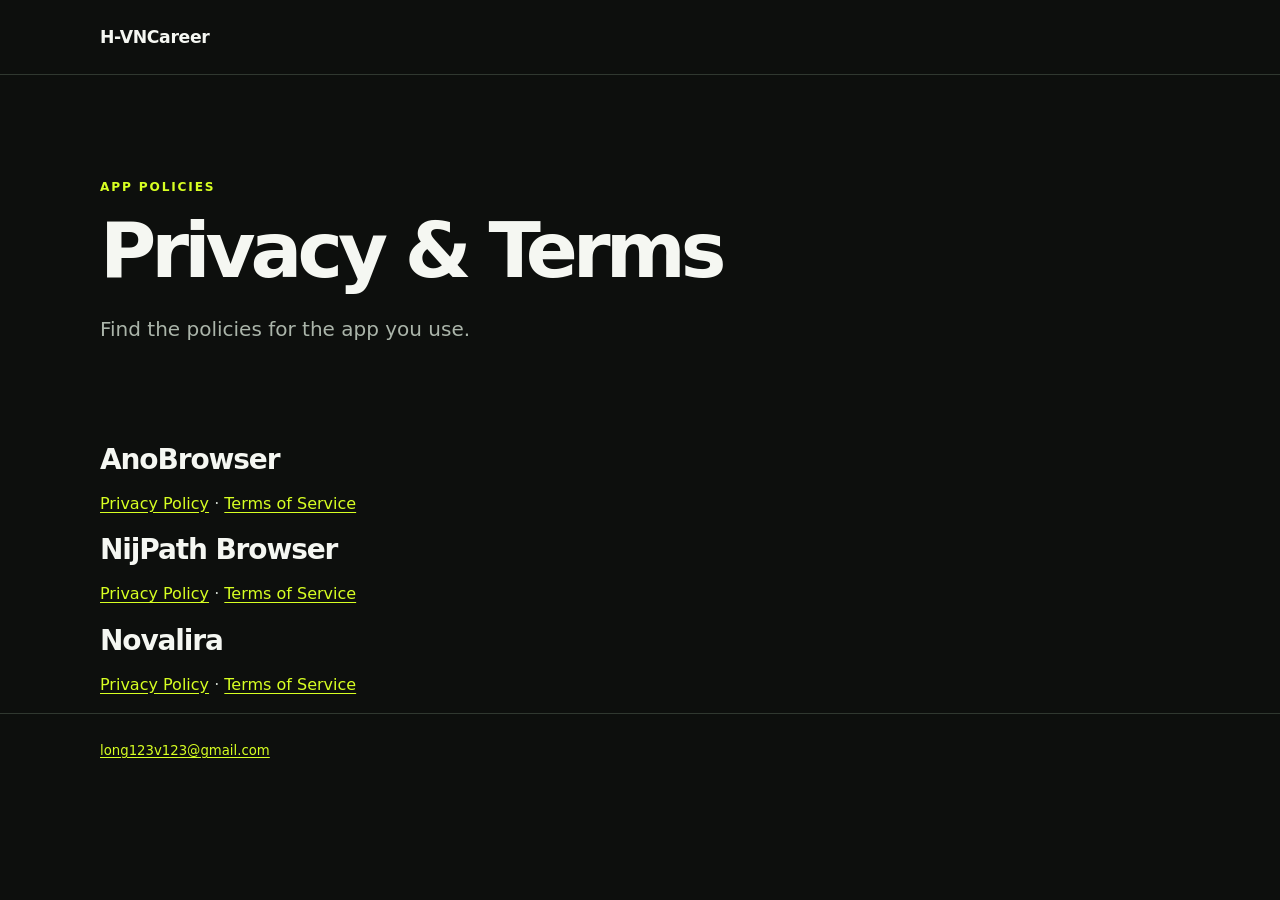
<file: index.html>
<!doctype html>
<html lang="en">
<head><meta charset="utf-8"><meta name="viewport" content="width=device-width, initial-scale=1"><meta name="description" content="Privacy policies and terms of service for apps by H-VNCareer."><title>H-VNCareer · App policies</title><link rel="stylesheet" href="anobrowser/style.css"></head>
<body><header class="site-header"><div class="shell header-inner"><span class="brand">H-VNCareer</span></div></header><main class="shell"><div class="hero"><div class="eyebrow">App policies</div><h1>Privacy &amp; Terms</h1><p>Find the policies for the app you use.</p></div><section class="document"><h2>AnoBrowser</h2><p><a href="anobrowser/privacy.html">Privacy Policy</a> · <a href="anobrowser/terms.html">Terms of Service</a></p><h2>NijPath Browser</h2><p><a href="nijpath/privacy.html">Privacy Policy</a> · <a href="nijpath/terms.html">Terms of Service</a></p><h2>Novalira</h2><p><a href="https://hqa-tt.github.io/legal/novalira/privacy.html">Privacy Policy</a> · <a href="https://hqa-tt.github.io/legal/novalira/terms.html">Terms of Service</a></p></section></main><footer class="site-footer"><div class="shell footer-inner"><a href="mailto:long123v123@gmail.com">long123v123@gmail.com</a></div></footer></body>
</html>
</file>
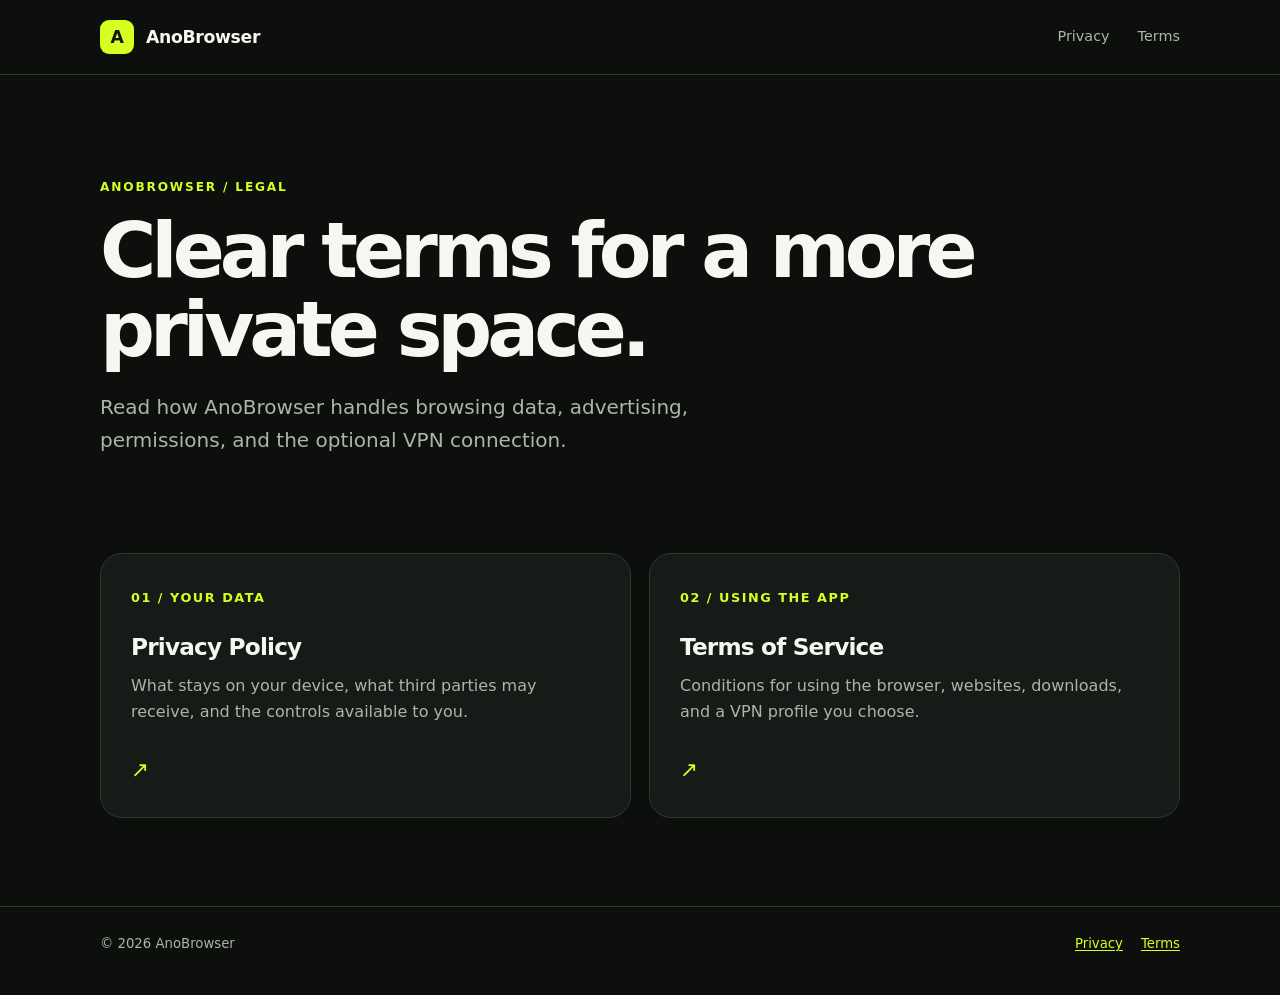
<file: anobrowser/index.html>
<!doctype html>
<html lang="en">
<head>
  <meta charset="utf-8">
  <meta name="viewport" content="width=device-width, initial-scale=1">
  <meta name="theme-color" content="#0d0f0d">
  <meta name="description" content="Privacy Policy and Terms of Service for AnoBrowser.">
  <title>AnoBrowser · Legal</title>
  <link rel="stylesheet" href="style.css">
</head>
<body>
  <header class="site-header"><div class="shell header-inner">
    <a class="brand" href="index.html"><span class="brand-mark" aria-hidden="true">A</span>AnoBrowser</a>
    <nav class="site-nav" aria-label="Main navigation"><a href="privacy.html">Privacy</a><a href="terms.html">Terms</a></nav>
  </div></header>
  <main class="shell">
    <div class="hero">
      <div class="eyebrow">AnoBrowser / Legal</div>
      <h1>Clear terms for a more private space.</h1>
      <p>Read how AnoBrowser handles browsing data, advertising, permissions, and the optional VPN connection.</p>
    </div>
    <div class="cards">
      <a class="card" href="privacy.html"><span class="number">01 / YOUR DATA</span><h2>Privacy Policy</h2><p>What stays on your device, what third parties may receive, and the controls available to you.</p><span class="arrow" aria-hidden="true">↗</span></a>
      <a class="card" href="terms.html"><span class="number">02 / USING THE APP</span><h2>Terms of Service</h2><p>Conditions for using the browser, websites, downloads, and a VPN profile you choose.</p><span class="arrow" aria-hidden="true">↗</span></a>
    </div>
  </main>
  <footer class="site-footer"><div class="shell footer-inner"><span>© 2026 AnoBrowser</span><nav aria-label="Legal links"><a href="privacy.html">Privacy</a><a href="terms.html">Terms</a></nav></div></footer>
</body>
</html>
</file>
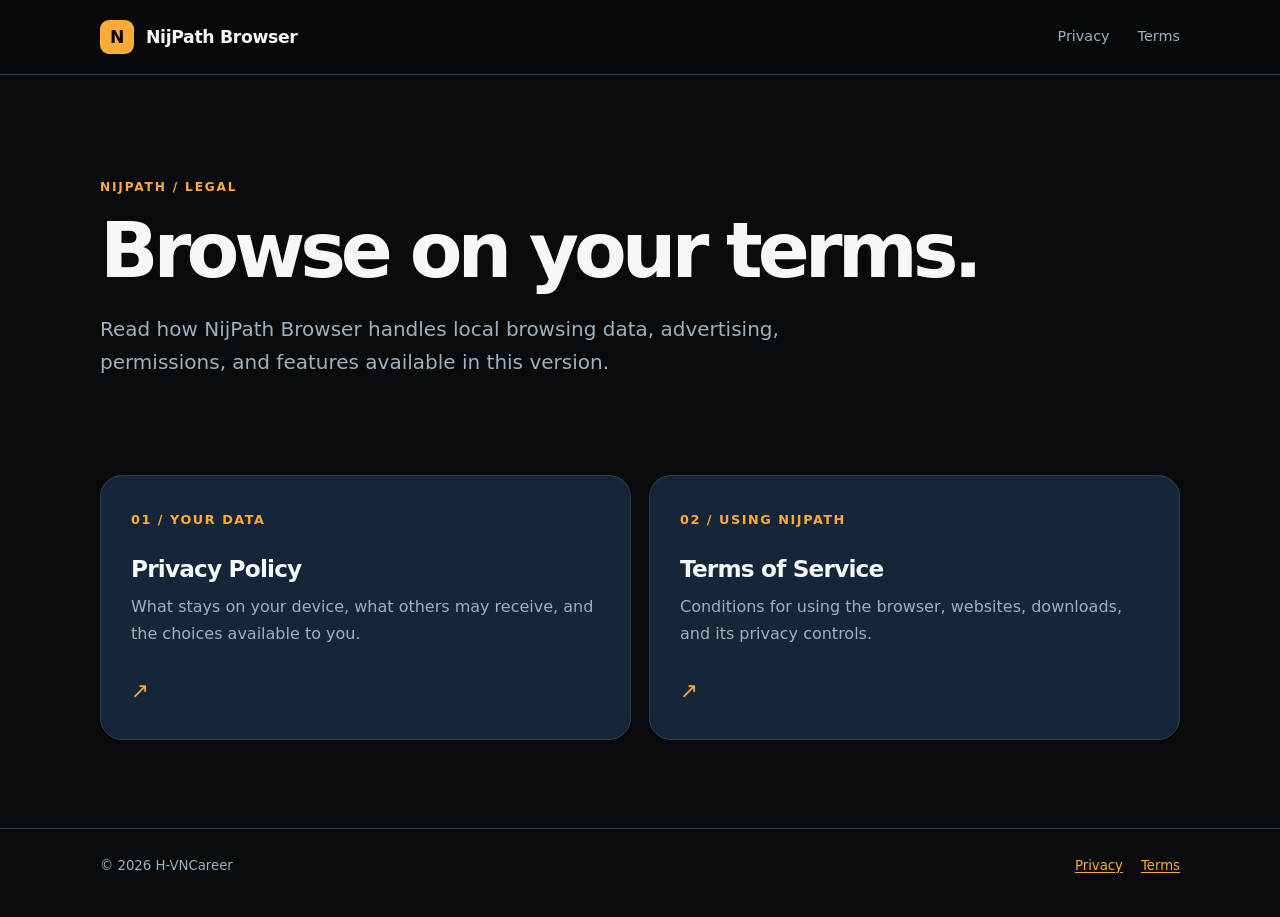
<file: nijpath/index.html>
<!doctype html>
<html lang="en">
<head>
  <meta charset="utf-8">
  <meta name="viewport" content="width=device-width, initial-scale=1">
  <meta name="theme-color" content="#080a0b">
  <meta name="description" content="Privacy Policy and Terms of Service for NijPath Browser.">
  <title>NijPath Browser · Legal</title>
  <link rel="stylesheet" href="style.css">
</head>
<body>
  <header class="site-header"><div class="shell header-inner">
    <a class="brand" href="index.html"><span class="brand-mark" aria-hidden="true">N</span>NijPath Browser</a>
    <nav class="site-nav" aria-label="Main navigation"><a href="privacy.html">Privacy</a><a href="terms.html">Terms</a></nav>
  </div></header>
  <main class="shell">
    <div class="hero"><div class="eyebrow">NijPath / Legal</div><h1>Browse on your terms.</h1>
      <p>Read how NijPath Browser handles local browsing data, advertising, permissions, and features available in this version.</p>
    </div>
    <div class="cards">
      <a class="card" href="privacy.html"><span class="number">01 / YOUR DATA</span><h2>Privacy Policy</h2><p>What stays on your device, what others may receive, and the choices available to you.</p><span class="arrow" aria-hidden="true">↗</span></a>
      <a class="card" href="terms.html"><span class="number">02 / USING NIJPATH</span><h2>Terms of Service</h2><p>Conditions for using the browser, websites, downloads, and its privacy controls.</p><span class="arrow" aria-hidden="true">↗</span></a>
    </div>
  </main>
  <footer class="site-footer"><div class="shell footer-inner"><span>© 2026 H-VNCareer</span><nav aria-label="Legal links"><a href="privacy.html">Privacy</a><a href="terms.html">Terms</a></nav></div></footer>
</body>
</html>
</file>
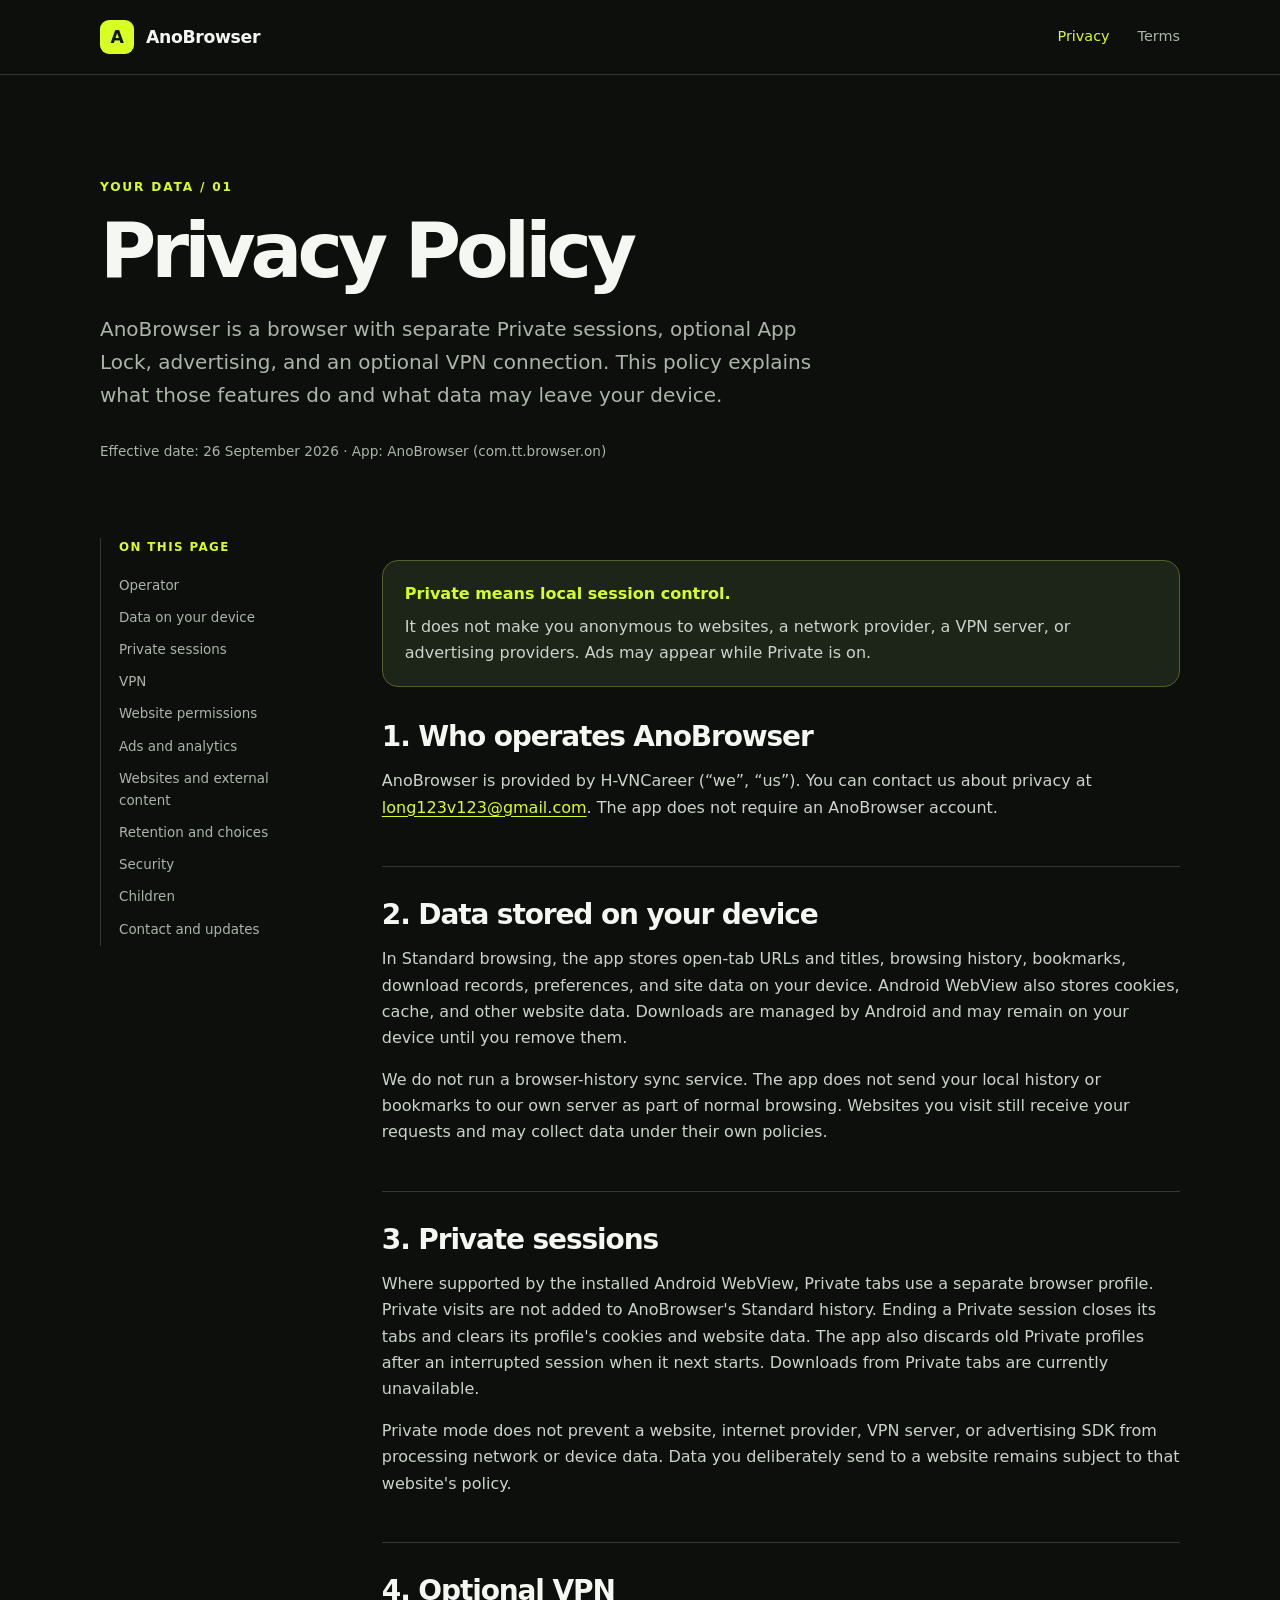
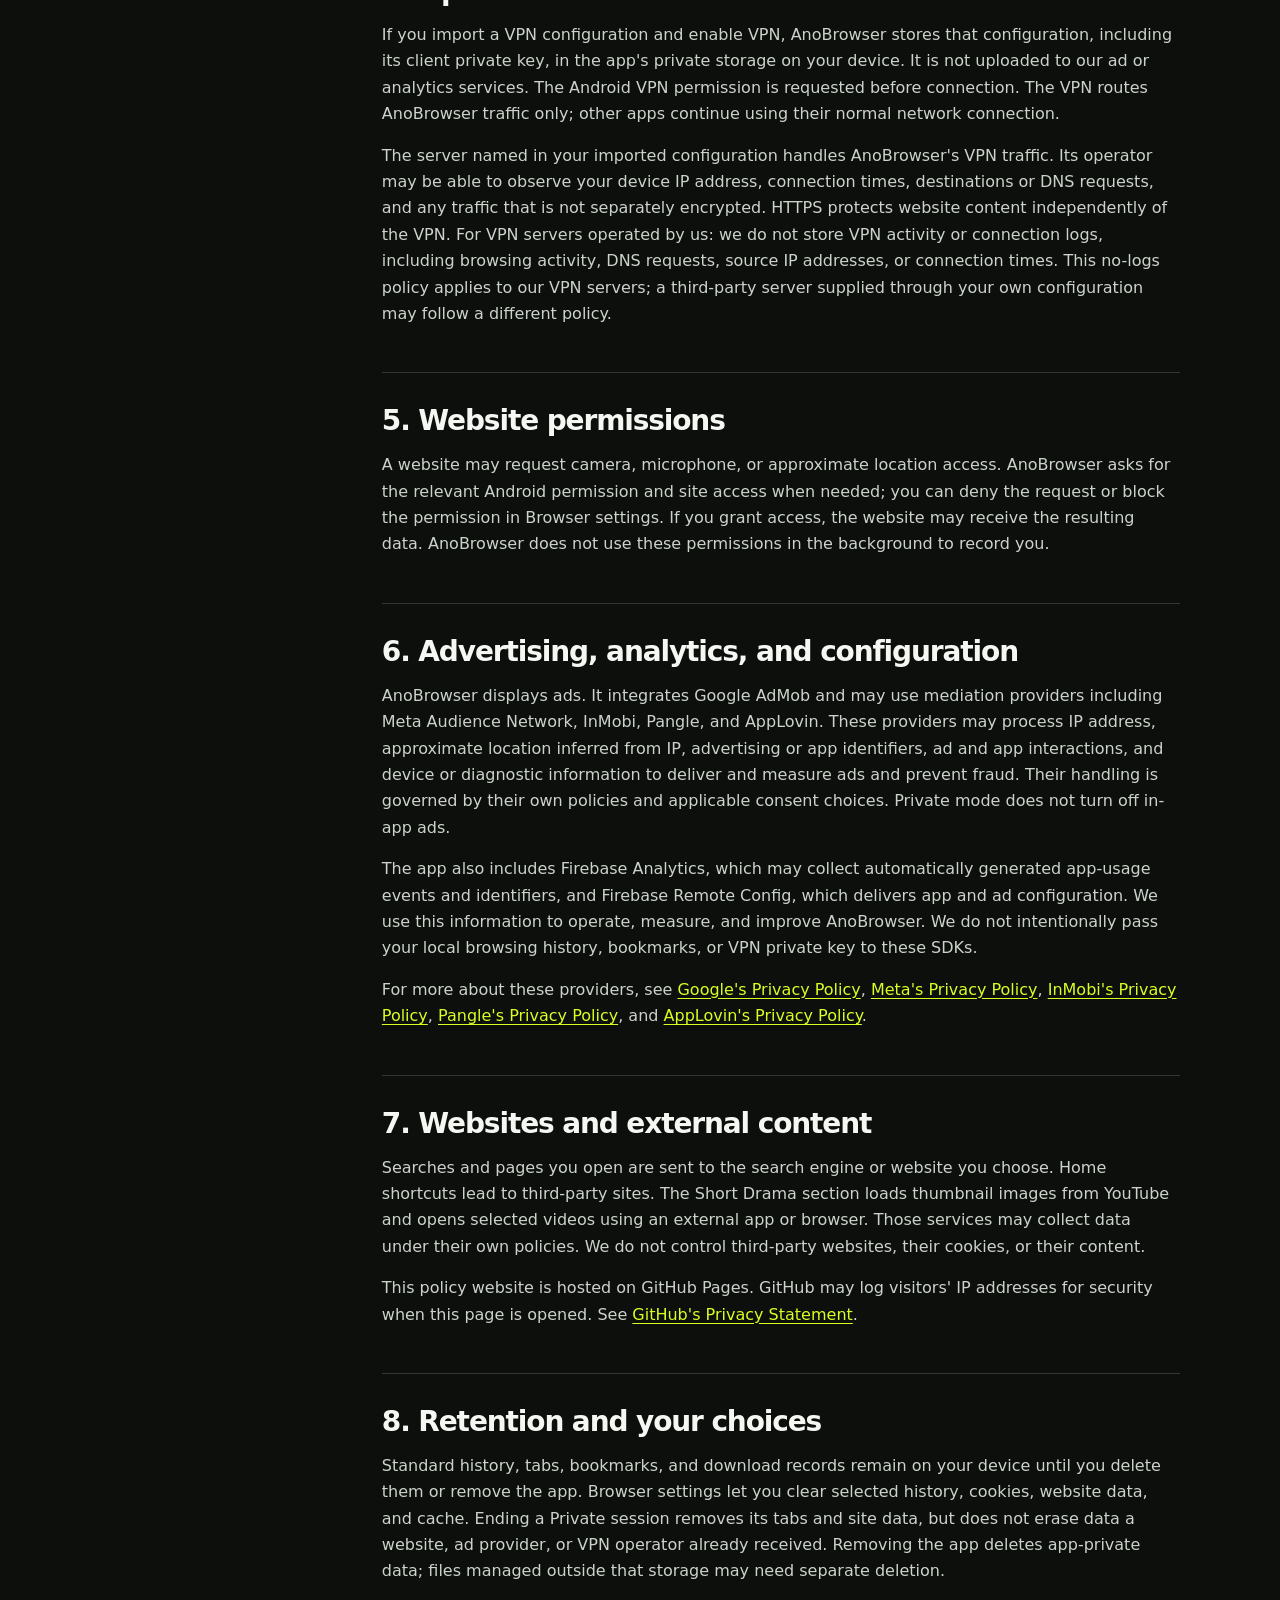
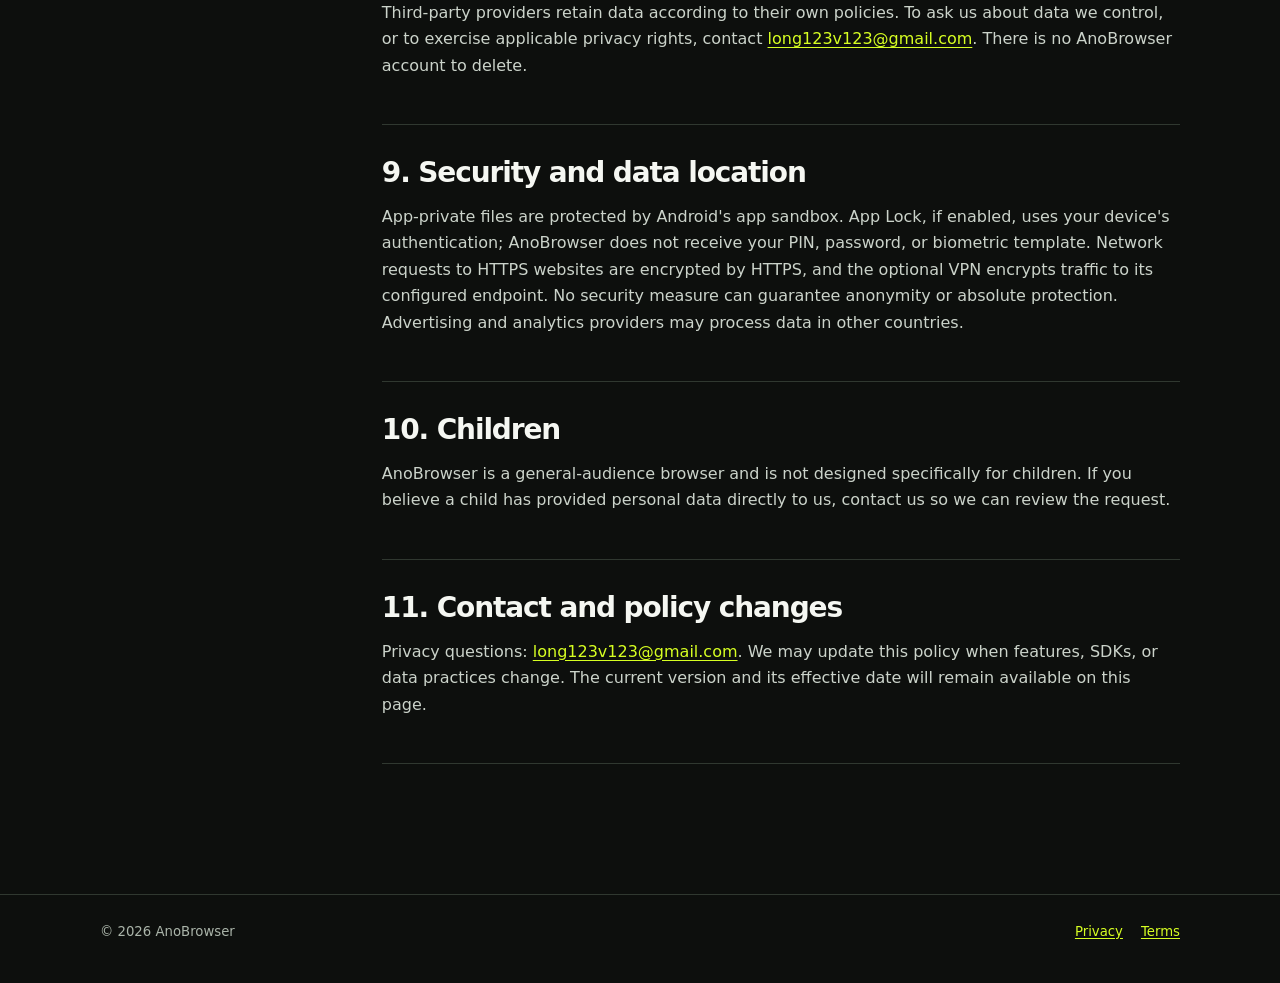
<file: anobrowser/privacy.html>
<!doctype html>
<html lang="en">
<head>
  <meta charset="utf-8">
  <meta name="viewport" content="width=device-width, initial-scale=1">
  <meta name="theme-color" content="#0d0f0d">
  <meta name="description" content="Privacy Policy for AnoBrowser, including private sessions, optional VPN, advertising, and data controls.">
  <title>Privacy Policy · AnoBrowser</title>
  <link rel="stylesheet" href="style.css">
</head>
<body>
  <header class="site-header"><div class="shell header-inner">
    <a class="brand" href="index.html"><span class="brand-mark" aria-hidden="true">A</span>AnoBrowser</a>
    <nav class="site-nav" aria-label="Main navigation"><a href="privacy.html" aria-current="page">Privacy</a><a href="terms.html">Terms</a></nav>
  </div></header>
  <main class="shell">
    <div class="hero"><div class="eyebrow">Your data / 01</div><h1>Privacy Policy</h1>
      <p>AnoBrowser is a browser with separate Private sessions, optional App Lock, advertising, and an optional VPN connection. This policy explains what those features do and what data may leave your device.</p>
      <div class="updated">Effective date: 26 September 2026 · App: AnoBrowser (com.tt.browser.on)</div>
    </div>
    <div class="document-layout">
      <nav class="toc" aria-label="On this page"><strong>On this page</strong>
        <a href="#operator">Operator</a><a href="#local">Data on your device</a><a href="#private">Private sessions</a>
        <a href="#vpn">VPN</a><a href="#permissions">Website permissions</a><a href="#ads">Ads and analytics</a>
        <a href="#websites">Websites and external content</a><a href="#retention">Retention and choices</a>
        <a href="#security">Security</a><a href="#children">Children</a><a href="#contact">Contact and updates</a>
      </nav>
      <article class="document">
        <div class="callout"><strong>Private means local session control.</strong><p>It does not make you anonymous to websites, a network provider, a VPN server, or advertising providers. Ads may appear while Private is on.</p></div>
        <section id="operator"><h2>1. Who operates AnoBrowser</h2>
          <p>AnoBrowser is provided by H-VNCareer (“we”, “us”). You can contact us about privacy at <a href="mailto:long123v123@gmail.com">long123v123@gmail.com</a>. The app does not require an AnoBrowser account.</p>
        </section>
        <section id="local"><h2>2. Data stored on your device</h2>
          <p>In Standard browsing, the app stores open-tab URLs and titles, browsing history, bookmarks, download records, preferences, and site data on your device. Android WebView also stores cookies, cache, and other website data. Downloads are managed by Android and may remain on your device until you remove them.</p>
          <p>We do not run a browser-history sync service. The app does not send your local history or bookmarks to our own server as part of normal browsing. Websites you visit still receive your requests and may collect data under their own policies.</p>
        </section>
        <section id="private"><h2>3. Private sessions</h2>
          <p>Where supported by the installed Android WebView, Private tabs use a separate browser profile. Private visits are not added to AnoBrowser's Standard history. Ending a Private session closes its tabs and clears its profile's cookies and website data. The app also discards old Private profiles after an interrupted session when it next starts. Downloads from Private tabs are currently unavailable.</p>
          <p>Private mode does not prevent a website, internet provider, VPN server, or advertising SDK from processing network or device data. Data you deliberately send to a website remains subject to that website's policy.</p>
        </section>
        <section id="vpn"><h2>4. Optional VPN</h2>
          <p>If you import a VPN configuration and enable VPN, AnoBrowser stores that configuration, including its client private key, in the app's private storage on your device. It is not uploaded to our ad or analytics services. The Android VPN permission is requested before connection. The VPN routes AnoBrowser traffic only; other apps continue using their normal network connection.</p>
          <p>The server named in your imported configuration handles AnoBrowser's VPN traffic. Its operator may be able to observe your device IP address, connection times, destinations or DNS requests, and any traffic that is not separately encrypted. HTTPS protects website content independently of the VPN. For VPN servers operated by us: we do not store VPN activity or connection logs, including browsing activity, DNS requests, source IP addresses, or connection times. This no-logs policy applies to our VPN servers; a third-party server supplied through your own configuration may follow a different policy.</p>
        </section>
        <section id="permissions"><h2>5. Website permissions</h2>
          <p>A website may request camera, microphone, or approximate location access. AnoBrowser asks for the relevant Android permission and site access when needed; you can deny the request or block the permission in Browser settings. If you grant access, the website may receive the resulting data. AnoBrowser does not use these permissions in the background to record you.</p>
        </section>
        <section id="ads"><h2>6. Advertising, analytics, and configuration</h2>
          <p>AnoBrowser displays ads. It integrates Google AdMob and may use mediation providers including Meta Audience Network, InMobi, Pangle, and AppLovin. These providers may process IP address, approximate location inferred from IP, advertising or app identifiers, ad and app interactions, and device or diagnostic information to deliver and measure ads and prevent fraud. Their handling is governed by their own policies and applicable consent choices. Private mode does not turn off in-app ads.</p>
          <p>The app also includes Firebase Analytics, which may collect automatically generated app-usage events and identifiers, and Firebase Remote Config, which delivers app and ad configuration. We use this information to operate, measure, and improve AnoBrowser. We do not intentionally pass your local browsing history, bookmarks, or VPN private key to these SDKs.</p>
          <p>For more about these providers, see <a href="https://policies.google.com/privacy">Google's Privacy Policy</a>, <a href="https://www.facebook.com/privacy/policy/">Meta's Privacy Policy</a>, <a href="https://advertising.inmobi.com/privacy-policy">InMobi's Privacy Policy</a>, <a href="https://www.pangleglobal.com/privacy">Pangle's Privacy Policy</a>, and <a href="https://legal.applovin.com/privacy/">AppLovin's Privacy Policy</a>.</p>
        </section>
        <section id="websites"><h2>7. Websites and external content</h2>
          <p>Searches and pages you open are sent to the search engine or website you choose. Home shortcuts lead to third-party sites. The Short Drama section loads thumbnail images from YouTube and opens selected videos using an external app or browser. Those services may collect data under their own policies. We do not control third-party websites, their cookies, or their content.</p>
          <p>This policy website is hosted on GitHub Pages. GitHub may log visitors' IP addresses for security when this page is opened. See <a href="https://docs.github.com/en/site-policy/privacy-policies/github-general-privacy-statement">GitHub's Privacy Statement</a>.</p>
        </section>
        <section id="retention"><h2>8. Retention and your choices</h2>
          <p>Standard history, tabs, bookmarks, and download records remain on your device until you delete them or remove the app. Browser settings let you clear selected history, cookies, website data, and cache. Ending a Private session removes its tabs and site data, but does not erase data a website, ad provider, or VPN operator already received. Removing the app deletes app-private data; files managed outside that storage may need separate deletion.</p>
          <p>Third-party providers retain data according to their own policies. To ask us about data we control, or to exercise applicable privacy rights, contact <a href="mailto:long123v123@gmail.com">long123v123@gmail.com</a>. There is no AnoBrowser account to delete.</p>
        </section>
        <section id="security"><h2>9. Security and data location</h2>
          <p>App-private files are protected by Android's app sandbox. App Lock, if enabled, uses your device's authentication; AnoBrowser does not receive your PIN, password, or biometric template. Network requests to HTTPS websites are encrypted by HTTPS, and the optional VPN encrypts traffic to its configured endpoint. No security measure can guarantee anonymity or absolute protection. Advertising and analytics providers may process data in other countries.</p>
        </section>
        <section id="children"><h2>10. Children</h2>
          <p>AnoBrowser is a general-audience browser and is not designed specifically for children. If you believe a child has provided personal data directly to us, contact us so we can review the request.</p>
        </section>
        <section id="contact"><h2>11. Contact and policy changes</h2>
          <p>Privacy questions: <a href="mailto:long123v123@gmail.com">long123v123@gmail.com</a>. We may update this policy when features, SDKs, or data practices change. The current version and its effective date will remain available on this page.</p>
        </section>
      </article>
    </div>
  </main>
  <footer class="site-footer"><div class="shell footer-inner"><span>© 2026 AnoBrowser</span><nav aria-label="Legal links"><a href="privacy.html">Privacy</a><a href="terms.html">Terms</a></nav></div></footer>
</body>
</html>
</file>
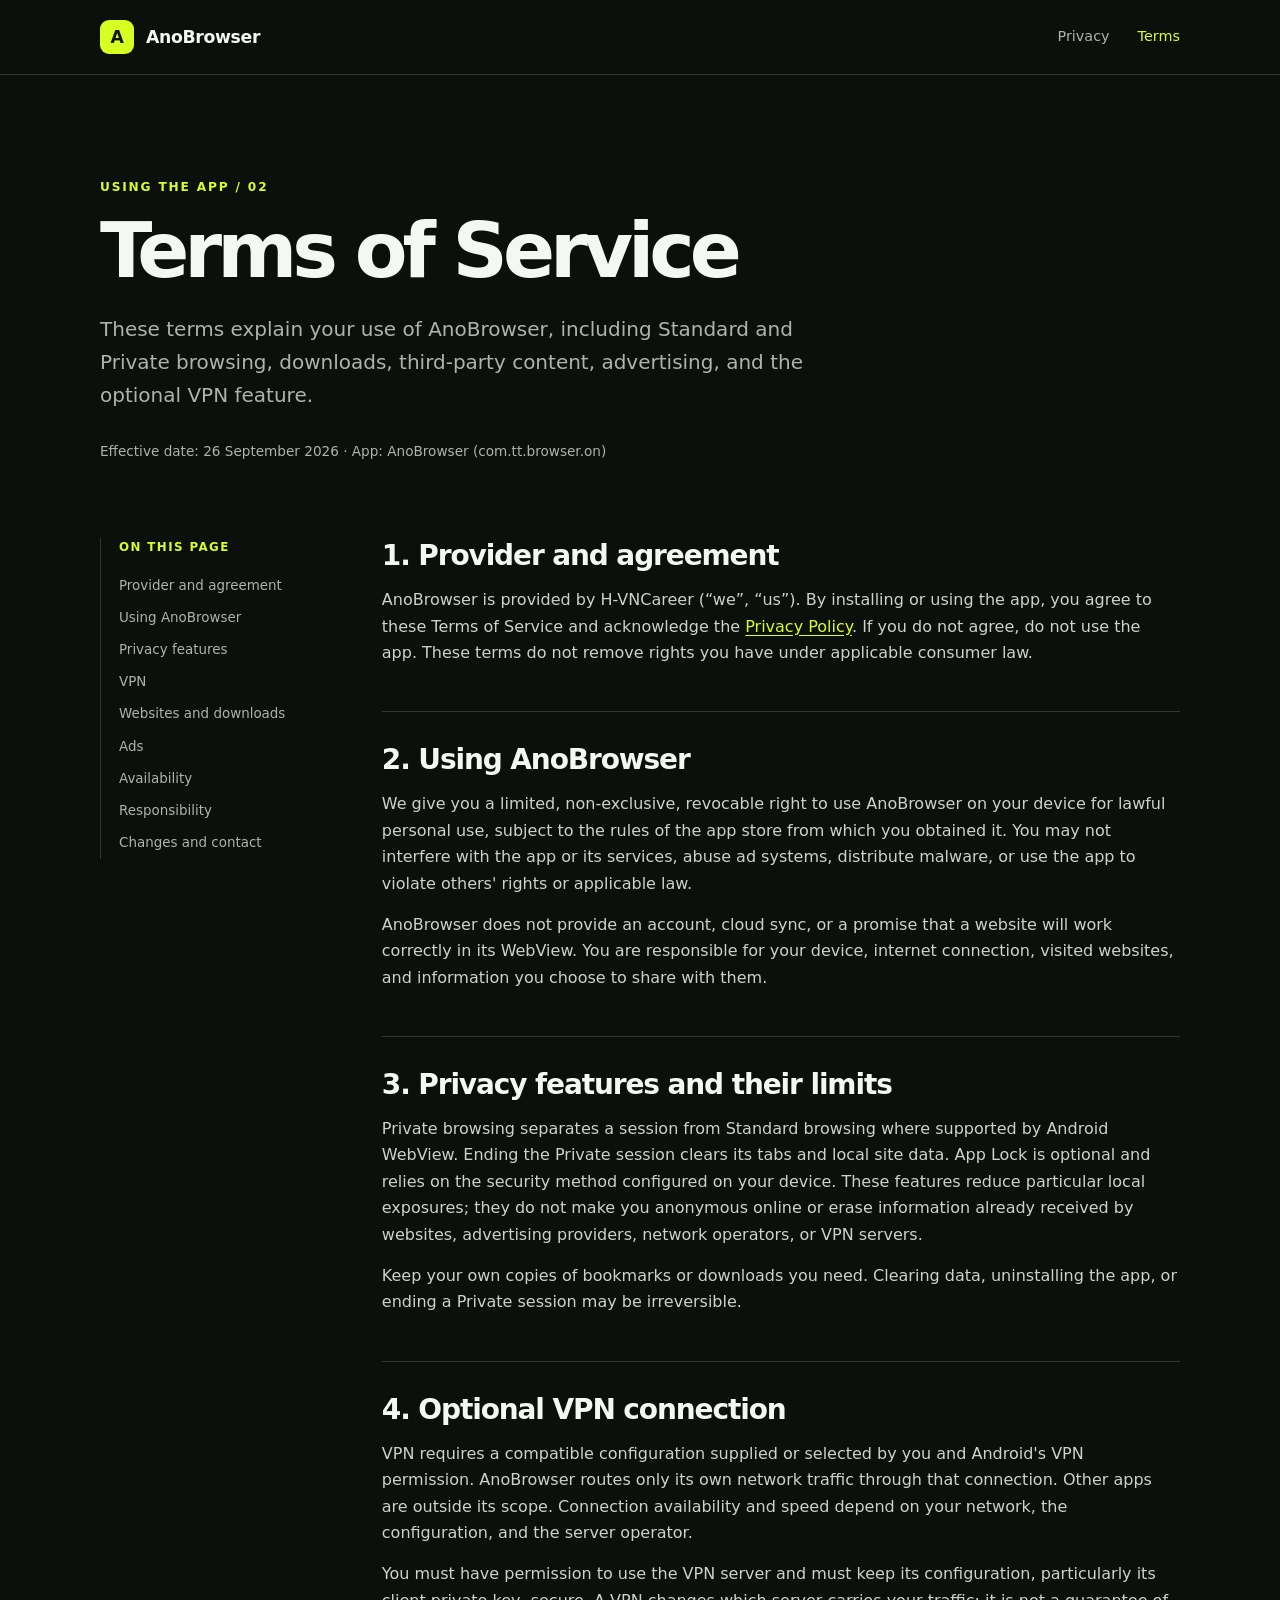
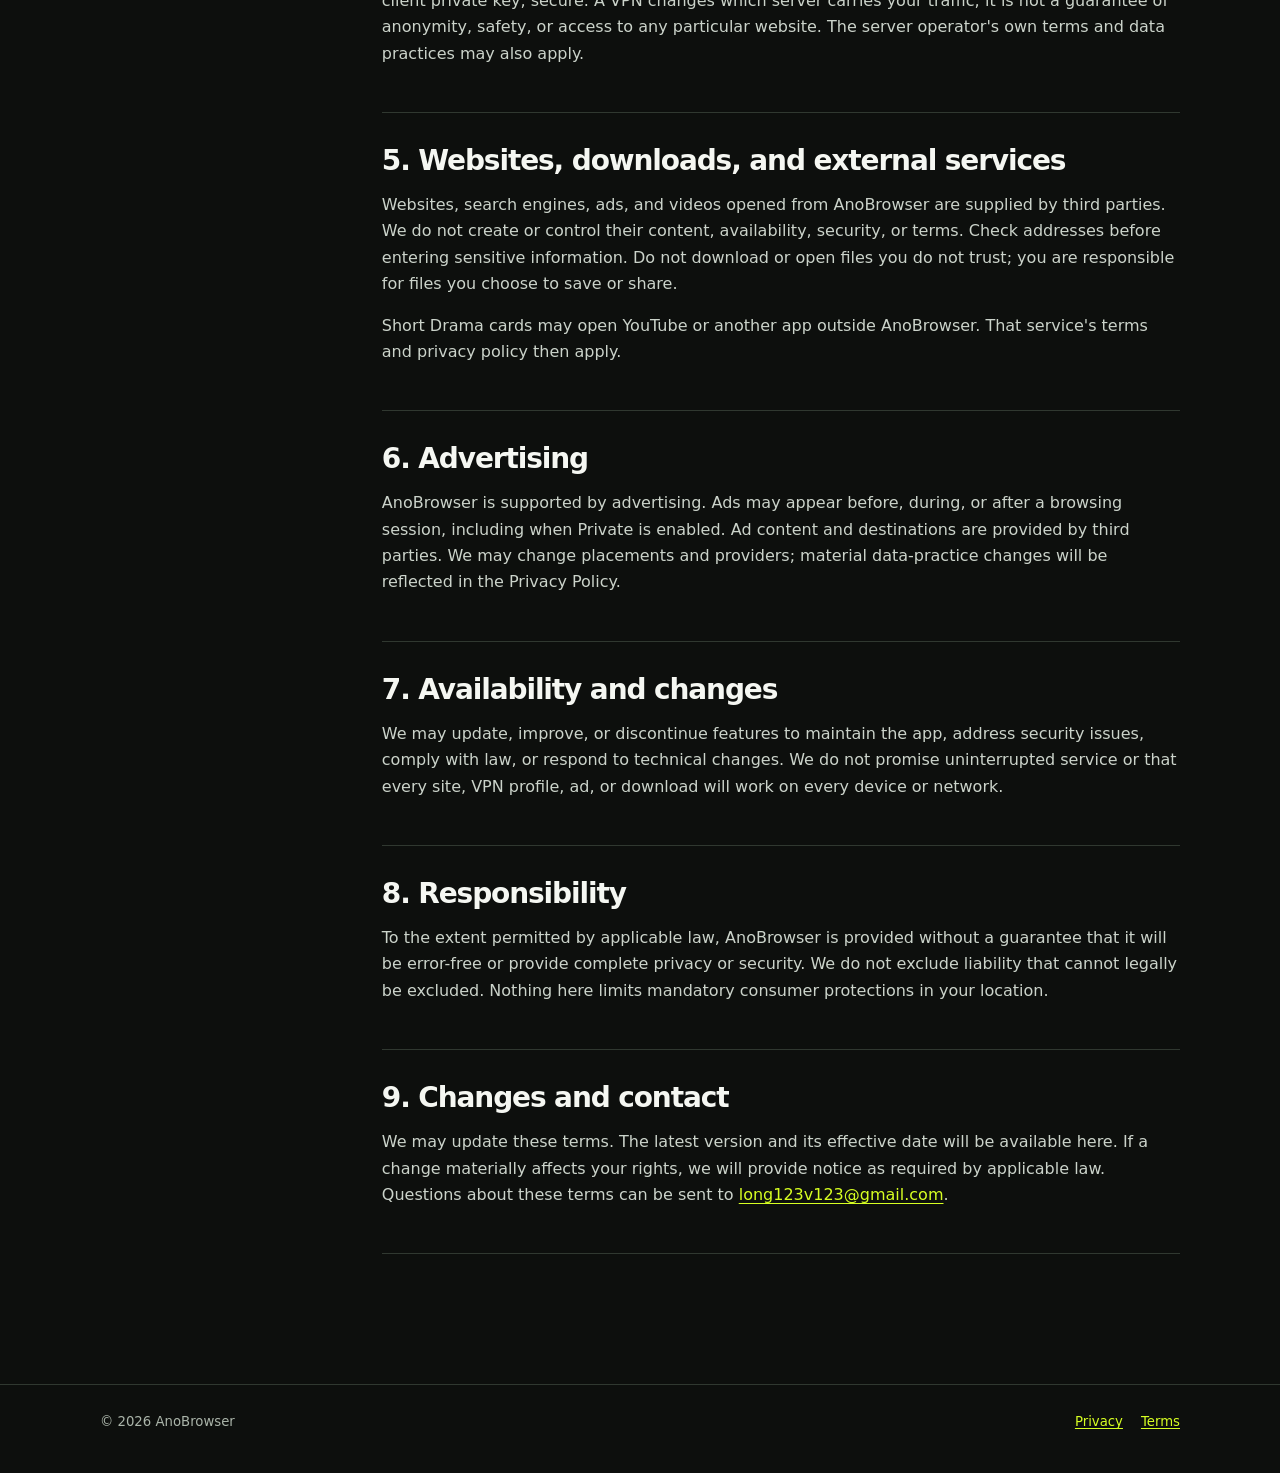
<file: anobrowser/terms.html>
<!doctype html>
<html lang="en">
<head>
  <meta charset="utf-8">
  <meta name="viewport" content="width=device-width, initial-scale=1">
  <meta name="theme-color" content="#0d0f0d">
  <meta name="description" content="Terms of Service for AnoBrowser, a private browsing app with optional VPN.">
  <title>Terms of Service · AnoBrowser</title>
  <link rel="stylesheet" href="style.css">
</head>
<body>
  <header class="site-header"><div class="shell header-inner">
    <a class="brand" href="index.html"><span class="brand-mark" aria-hidden="true">A</span>AnoBrowser</a>
    <nav class="site-nav" aria-label="Main navigation"><a href="privacy.html">Privacy</a><a href="terms.html" aria-current="page">Terms</a></nav>
  </div></header>
  <main class="shell">
    <div class="hero"><div class="eyebrow">Using the app / 02</div><h1>Terms of Service</h1>
      <p>These terms explain your use of AnoBrowser, including Standard and Private browsing, downloads, third-party content, advertising, and the optional VPN feature.</p>
      <div class="updated">Effective date: 26 September 2026 · App: AnoBrowser (com.tt.browser.on)</div>
    </div>
    <div class="document-layout">
      <nav class="toc" aria-label="On this page"><strong>On this page</strong>
        <a href="#provider">Provider and agreement</a><a href="#license">Using AnoBrowser</a><a href="#privacy">Privacy features</a>
        <a href="#vpn">VPN</a><a href="#content">Websites and downloads</a><a href="#ads">Ads</a>
        <a href="#availability">Availability</a><a href="#responsibility">Responsibility</a><a href="#changes">Changes and contact</a>
      </nav>
      <article class="document">
        <section id="provider"><h2>1. Provider and agreement</h2>
          <p>AnoBrowser is provided by H-VNCareer (“we”, “us”). By installing or using the app, you agree to these Terms of Service and acknowledge the <a href="privacy.html">Privacy Policy</a>. If you do not agree, do not use the app. These terms do not remove rights you have under applicable consumer law.</p>
        </section>
        <section id="license"><h2>2. Using AnoBrowser</h2>
          <p>We give you a limited, non-exclusive, revocable right to use AnoBrowser on your device for lawful personal use, subject to the rules of the app store from which you obtained it. You may not interfere with the app or its services, abuse ad systems, distribute malware, or use the app to violate others' rights or applicable law.</p>
          <p>AnoBrowser does not provide an account, cloud sync, or a promise that a website will work correctly in its WebView. You are responsible for your device, internet connection, visited websites, and information you choose to share with them.</p>
        </section>
        <section id="privacy"><h2>3. Privacy features and their limits</h2>
          <p>Private browsing separates a session from Standard browsing where supported by Android WebView. Ending the Private session clears its tabs and local site data. App Lock is optional and relies on the security method configured on your device. These features reduce particular local exposures; they do not make you anonymous online or erase information already received by websites, advertising providers, network operators, or VPN servers.</p>
          <p>Keep your own copies of bookmarks or downloads you need. Clearing data, uninstalling the app, or ending a Private session may be irreversible.</p>
        </section>
        <section id="vpn"><h2>4. Optional VPN connection</h2>
          <p>VPN requires a compatible configuration supplied or selected by you and Android's VPN permission. AnoBrowser routes only its own network traffic through that connection. Other apps are outside its scope. Connection availability and speed depend on your network, the configuration, and the server operator.</p>
          <p>You must have permission to use the VPN server and must keep its configuration, particularly its client private key, secure. A VPN changes which server carries your traffic; it is not a guarantee of anonymity, safety, or access to any particular website. The server operator's own terms and data practices may also apply.</p>
        </section>
        <section id="content"><h2>5. Websites, downloads, and external services</h2>
          <p>Websites, search engines, ads, and videos opened from AnoBrowser are supplied by third parties. We do not create or control their content, availability, security, or terms. Check addresses before entering sensitive information. Do not download or open files you do not trust; you are responsible for files you choose to save or share.</p>
          <p>Short Drama cards may open YouTube or another app outside AnoBrowser. That service's terms and privacy policy then apply.</p>
        </section>
        <section id="ads"><h2>6. Advertising</h2>
          <p>AnoBrowser is supported by advertising. Ads may appear before, during, or after a browsing session, including when Private is enabled. Ad content and destinations are provided by third parties. We may change placements and providers; material data-practice changes will be reflected in the Privacy Policy.</p>
        </section>
        <section id="availability"><h2>7. Availability and changes</h2>
          <p>We may update, improve, or discontinue features to maintain the app, address security issues, comply with law, or respond to technical changes. We do not promise uninterrupted service or that every site, VPN profile, ad, or download will work on every device or network.</p>
        </section>
        <section id="responsibility"><h2>8. Responsibility</h2>
          <p>To the extent permitted by applicable law, AnoBrowser is provided without a guarantee that it will be error-free or provide complete privacy or security. We do not exclude liability that cannot legally be excluded. Nothing here limits mandatory consumer protections in your location.</p>
        </section>
        <section id="changes"><h2>9. Changes and contact</h2>
          <p>We may update these terms. The latest version and its effective date will be available here. If a change materially affects your rights, we will provide notice as required by applicable law. Questions about these terms can be sent to <a href="mailto:long123v123@gmail.com">long123v123@gmail.com</a>.</p>
        </section>
      </article>
    </div>
  </main>
  <footer class="site-footer"><div class="shell footer-inner"><span>© 2026 AnoBrowser</span><nav aria-label="Legal links"><a href="privacy.html">Privacy</a><a href="terms.html">Terms</a></nav></div></footer>
</body>
</html>
</file>
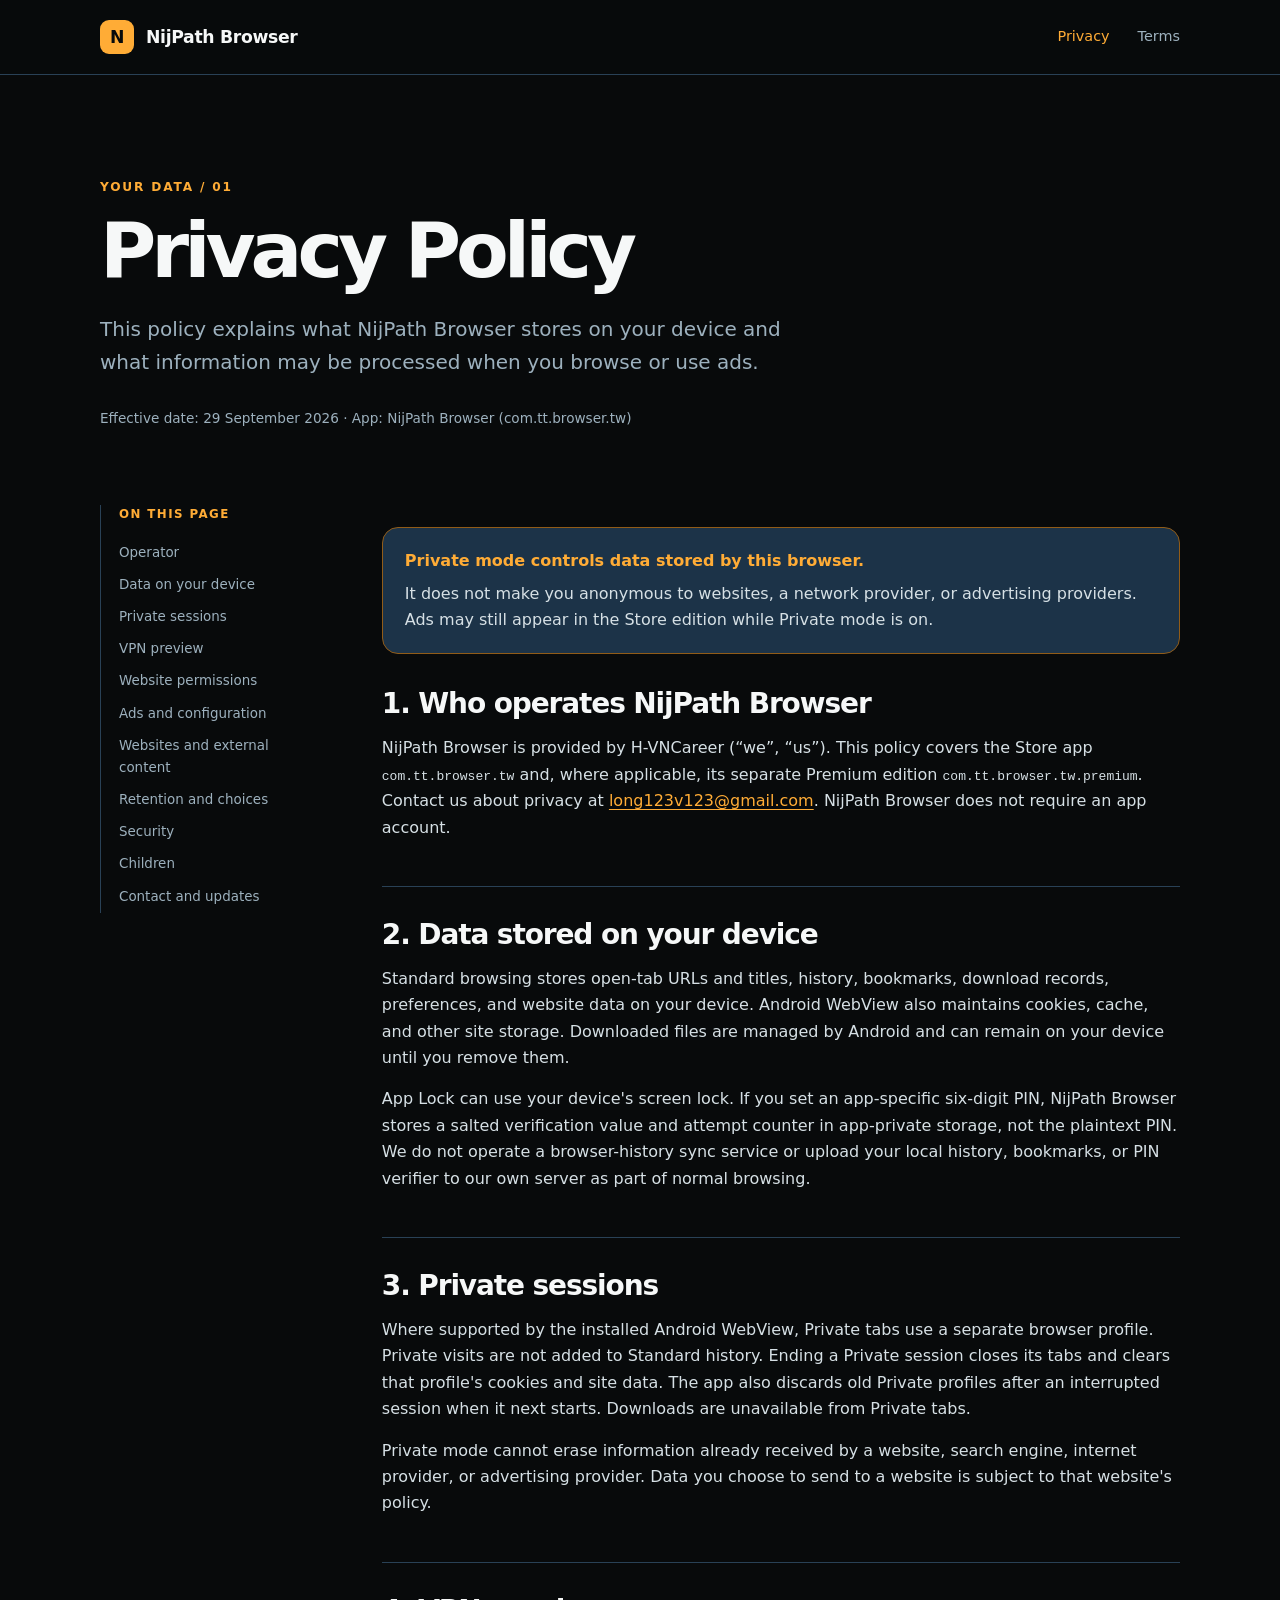
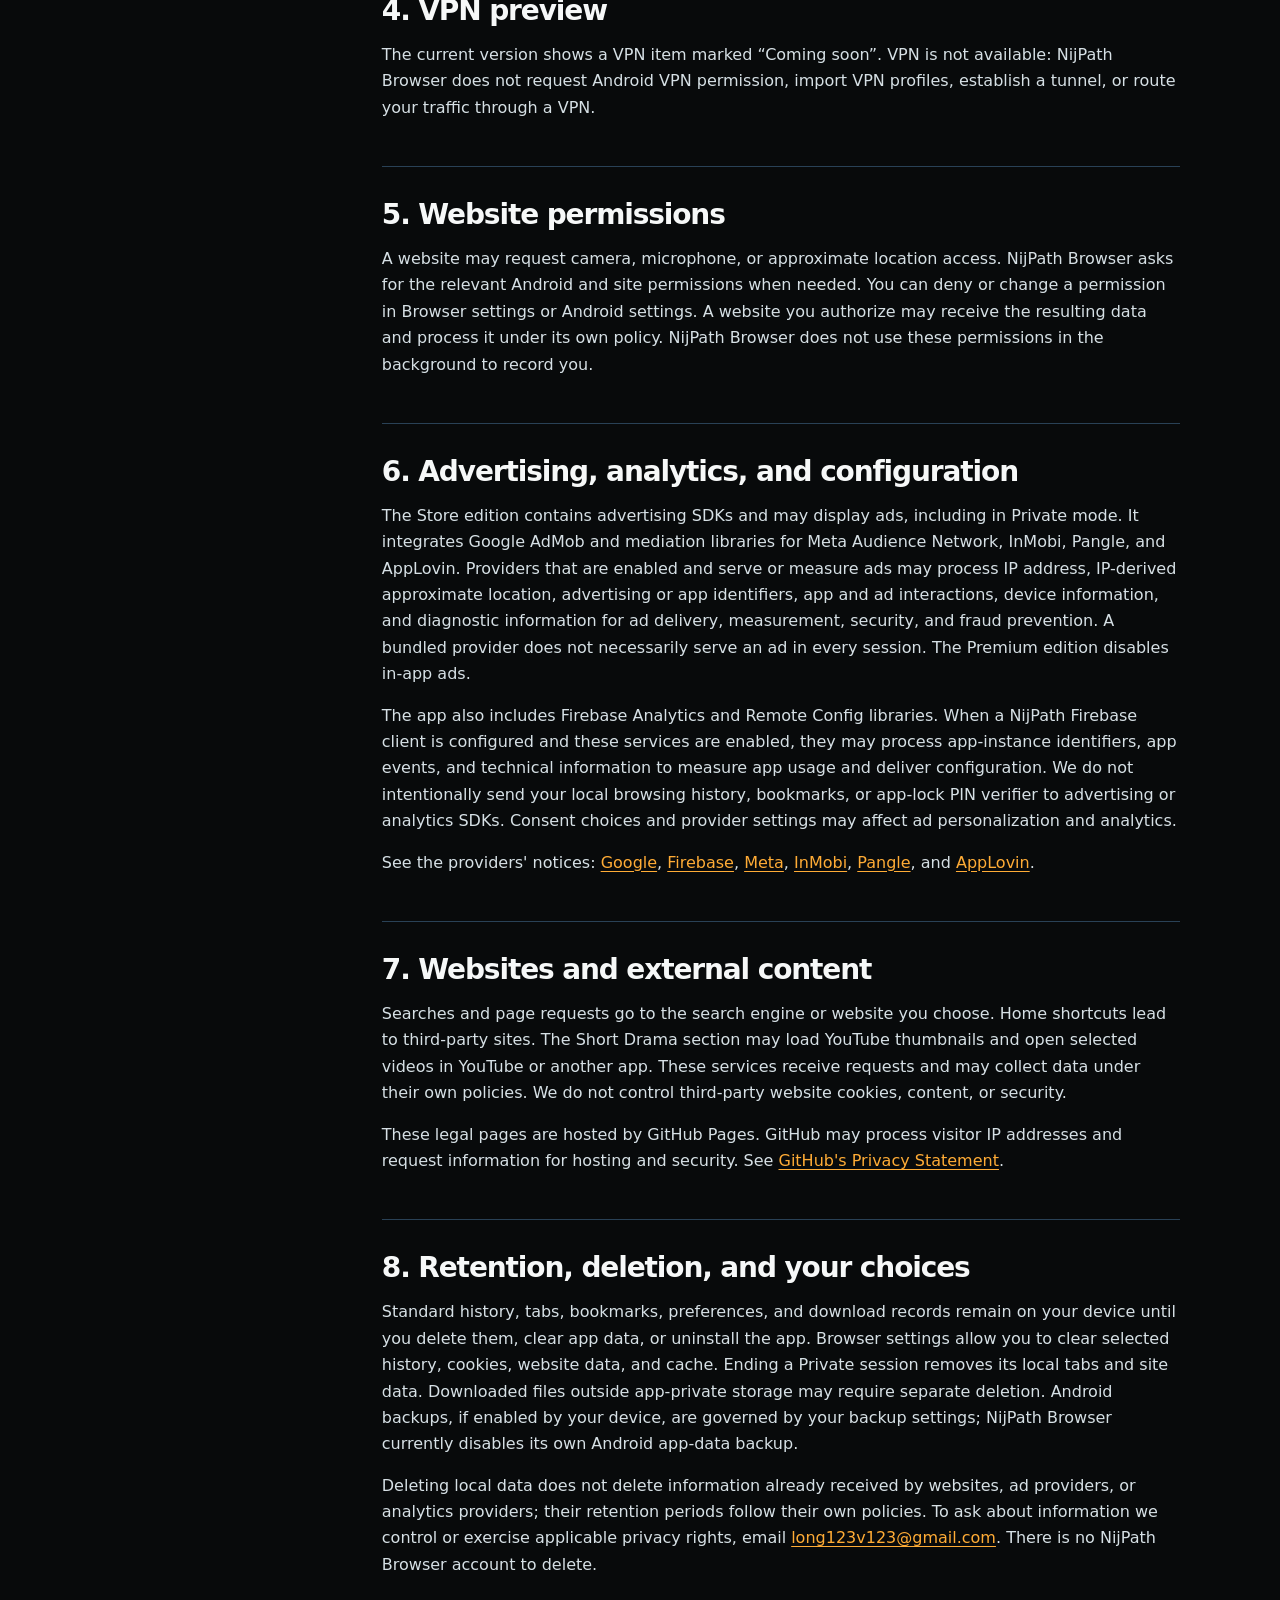
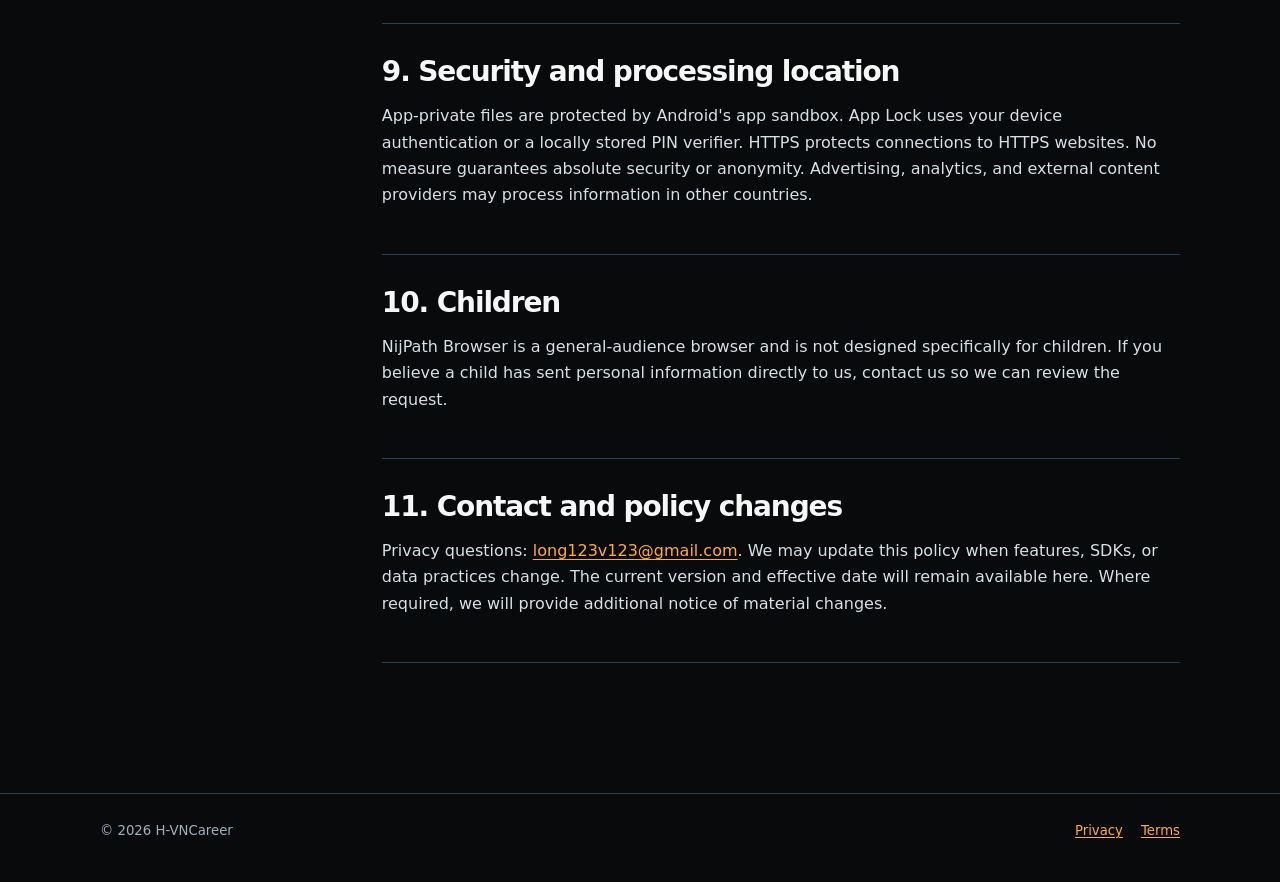
<file: nijpath/privacy.html>
<!doctype html>
<html lang="en">
<head>
  <meta charset="utf-8">
  <meta name="viewport" content="width=device-width, initial-scale=1">
  <meta name="theme-color" content="#080a0b">
  <meta name="description" content="NijPath Browser Privacy Policy: private sessions, local data, advertising, and website permissions.">
  <title>Privacy Policy · NijPath Browser</title>
  <link rel="stylesheet" href="style.css">
  <link rel="canonical" href="https://artemisx-sq01.github.io/legal/nijpath/privacy.html">
</head>
<body>
  <header class="site-header"><div class="shell header-inner">
    <a class="brand" href="index.html"><span class="brand-mark" aria-hidden="true">N</span>NijPath Browser</a>
    <nav class="site-nav" aria-label="Main navigation"><a href="privacy.html" aria-current="page">Privacy</a><a href="terms.html">Terms</a></nav>
  </div></header>
  <main class="shell">
    <div class="hero"><div class="eyebrow">Your data / 01</div><h1>Privacy Policy</h1>
      <p>This policy explains what NijPath Browser stores on your device and what information may be processed when you browse or use ads.</p>
      <div class="updated">Effective date: 29 September 2026 · App: NijPath Browser (com.tt.browser.tw)</div>
    </div>
    <div class="document-layout">
      <nav class="toc" aria-label="On this page"><strong>On this page</strong>
        <a href="#operator">Operator</a><a href="#local">Data on your device</a><a href="#private">Private sessions</a>
        <a href="#vpn">VPN preview</a><a href="#permissions">Website permissions</a><a href="#ads">Ads and configuration</a>
        <a href="#websites">Websites and external content</a><a href="#retention">Retention and choices</a>
        <a href="#security">Security</a><a href="#children">Children</a><a href="#contact">Contact and updates</a>
      </nav>
      <article class="document">
        <div class="callout"><strong>Private mode controls data stored by this browser.</strong><p>It does not make you anonymous to websites, a network provider, or advertising providers. Ads may still appear in the Store edition while Private mode is on.</p></div>
        <section id="operator"><h2>1. Who operates NijPath Browser</h2>
          <p>NijPath Browser is provided by H-VNCareer (“we”, “us”). This policy covers the Store app <code>com.tt.browser.tw</code> and, where applicable, its separate Premium edition <code>com.tt.browser.tw.premium</code>. Contact us about privacy at <a href="mailto:long123v123@gmail.com">long123v123@gmail.com</a>. NijPath Browser does not require an app account.</p>
        </section>
        <section id="local"><h2>2. Data stored on your device</h2>
          <p>Standard browsing stores open-tab URLs and titles, history, bookmarks, download records, preferences, and website data on your device. Android WebView also maintains cookies, cache, and other site storage. Downloaded files are managed by Android and can remain on your device until you remove them.</p>
          <p>App Lock can use your device's screen lock. If you set an app-specific six-digit PIN, NijPath Browser stores a salted verification value and attempt counter in app-private storage, not the plaintext PIN. We do not operate a browser-history sync service or upload your local history, bookmarks, or PIN verifier to our own server as part of normal browsing.</p>
        </section>
        <section id="private"><h2>3. Private sessions</h2>
          <p>Where supported by the installed Android WebView, Private tabs use a separate browser profile. Private visits are not added to Standard history. Ending a Private session closes its tabs and clears that profile's cookies and site data. The app also discards old Private profiles after an interrupted session when it next starts. Downloads are unavailable from Private tabs.</p>
          <p>Private mode cannot erase information already received by a website, search engine, internet provider, or advertising provider. Data you choose to send to a website is subject to that website's policy.</p>
        </section>
        <section id="vpn"><h2>4. VPN preview</h2>
          <p>The current version shows a VPN item marked “Coming soon”. VPN is not available: NijPath Browser does not request Android VPN permission, import VPN profiles, establish a tunnel, or route your traffic through a VPN.</p>
        </section>
        <section id="permissions"><h2>5. Website permissions</h2>
          <p>A website may request camera, microphone, or approximate location access. NijPath Browser asks for the relevant Android and site permissions when needed. You can deny or change a permission in Browser settings or Android settings. A website you authorize may receive the resulting data and process it under its own policy. NijPath Browser does not use these permissions in the background to record you.</p>
        </section>
        <section id="ads"><h2>6. Advertising, analytics, and configuration</h2>
          <p>The Store edition contains advertising SDKs and may display ads, including in Private mode. It integrates Google AdMob and mediation libraries for Meta Audience Network, InMobi, Pangle, and AppLovin. Providers that are enabled and serve or measure ads may process IP address, IP-derived approximate location, advertising or app identifiers, app and ad interactions, device information, and diagnostic information for ad delivery, measurement, security, and fraud prevention. A bundled provider does not necessarily serve an ad in every session. The Premium edition disables in-app ads.</p>
          <p>The app also includes Firebase Analytics and Remote Config libraries. When a NijPath Firebase client is configured and these services are enabled, they may process app-instance identifiers, app events, and technical information to measure app usage and deliver configuration. We do not intentionally send your local browsing history, bookmarks, or app-lock PIN verifier to advertising or analytics SDKs. Consent choices and provider settings may affect ad personalization and analytics.</p>
          <p>See the providers' notices: <a href="https://policies.google.com/privacy">Google</a>, <a href="https://firebase.google.com/support/privacy">Firebase</a>, <a href="https://www.facebook.com/privacy/policy/">Meta</a>, <a href="https://www.inmobi.com/privacy-policy">InMobi</a>, <a href="https://www.pangleglobal.com/privacy">Pangle</a>, and <a href="https://www.applovin.com/privacy/">AppLovin</a>.</p>
        </section>
        <section id="websites"><h2>7. Websites and external content</h2>
          <p>Searches and page requests go to the search engine or website you choose. Home shortcuts lead to third-party sites. The Short Drama section may load YouTube thumbnails and open selected videos in YouTube or another app. These services receive requests and may collect data under their own policies. We do not control third-party website cookies, content, or security.</p>
          <p>These legal pages are hosted by GitHub Pages. GitHub may process visitor IP addresses and request information for hosting and security. See <a href="https://docs.github.com/en/site-policy/privacy-policies/github-general-privacy-statement">GitHub's Privacy Statement</a>.</p>
        </section>
        <section id="retention"><h2>8. Retention, deletion, and your choices</h2>
          <p>Standard history, tabs, bookmarks, preferences, and download records remain on your device until you delete them, clear app data, or uninstall the app. Browser settings allow you to clear selected history, cookies, website data, and cache. Ending a Private session removes its local tabs and site data. Downloaded files outside app-private storage may require separate deletion. Android backups, if enabled by your device, are governed by your backup settings; NijPath Browser currently disables its own Android app-data backup.</p>
          <p>Deleting local data does not delete information already received by websites, ad providers, or analytics providers; their retention periods follow their own policies. To ask about information we control or exercise applicable privacy rights, email <a href="mailto:long123v123@gmail.com">long123v123@gmail.com</a>. There is no NijPath Browser account to delete.</p>
        </section>
        <section id="security"><h2>9. Security and processing location</h2>
          <p>App-private files are protected by Android's app sandbox. App Lock uses your device authentication or a locally stored PIN verifier. HTTPS protects connections to HTTPS websites. No measure guarantees absolute security or anonymity. Advertising, analytics, and external content providers may process information in other countries.</p>
        </section>
        <section id="children"><h2>10. Children</h2>
          <p>NijPath Browser is a general-audience browser and is not designed specifically for children. If you believe a child has sent personal information directly to us, contact us so we can review the request.</p>
        </section>
        <section id="contact"><h2>11. Contact and policy changes</h2>
          <p>Privacy questions: <a href="mailto:long123v123@gmail.com">long123v123@gmail.com</a>. We may update this policy when features, SDKs, or data practices change. The current version and effective date will remain available here. Where required, we will provide additional notice of material changes.</p>
        </section>
      </article>
    </div>
  </main>
  <footer class="site-footer"><div class="shell footer-inner"><span>© 2026 H-VNCareer</span><nav aria-label="Legal links"><a href="privacy.html">Privacy</a><a href="terms.html">Terms</a></nav></div></footer>
</body>
</html>
</file>
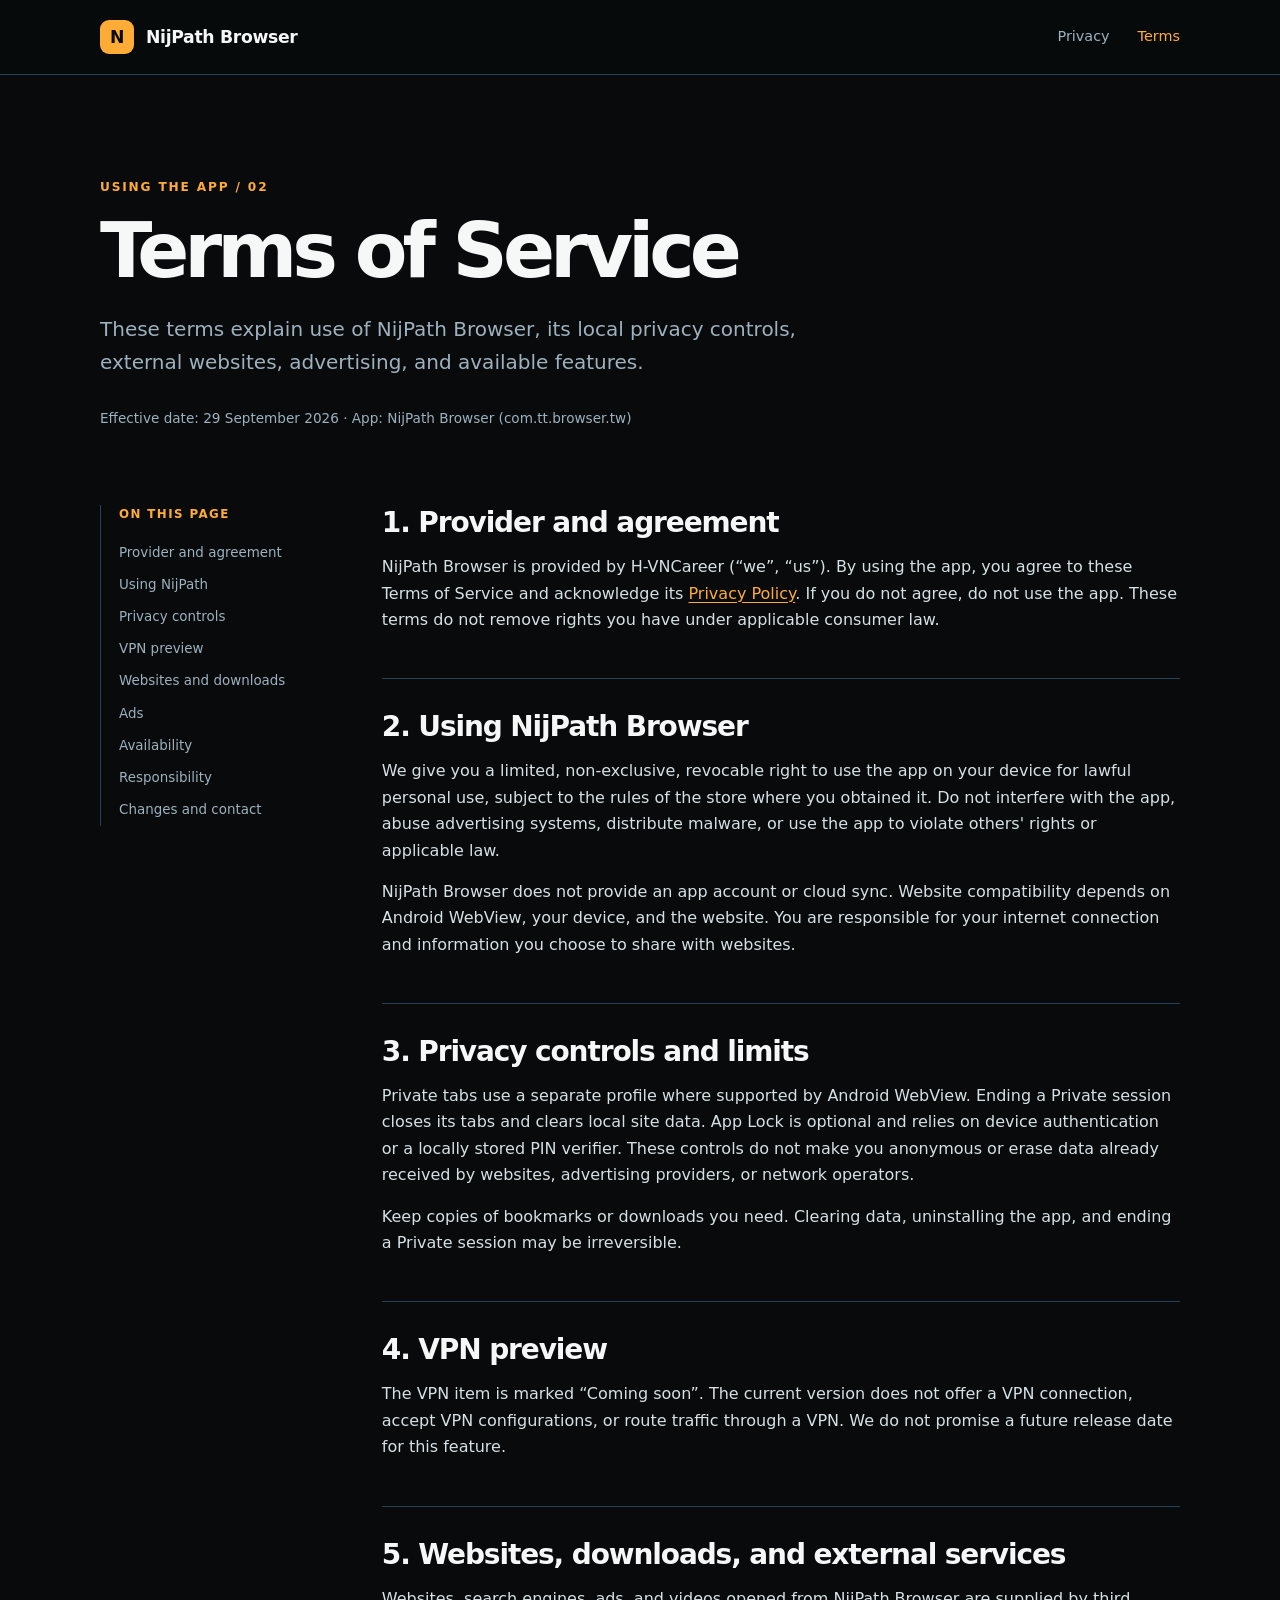
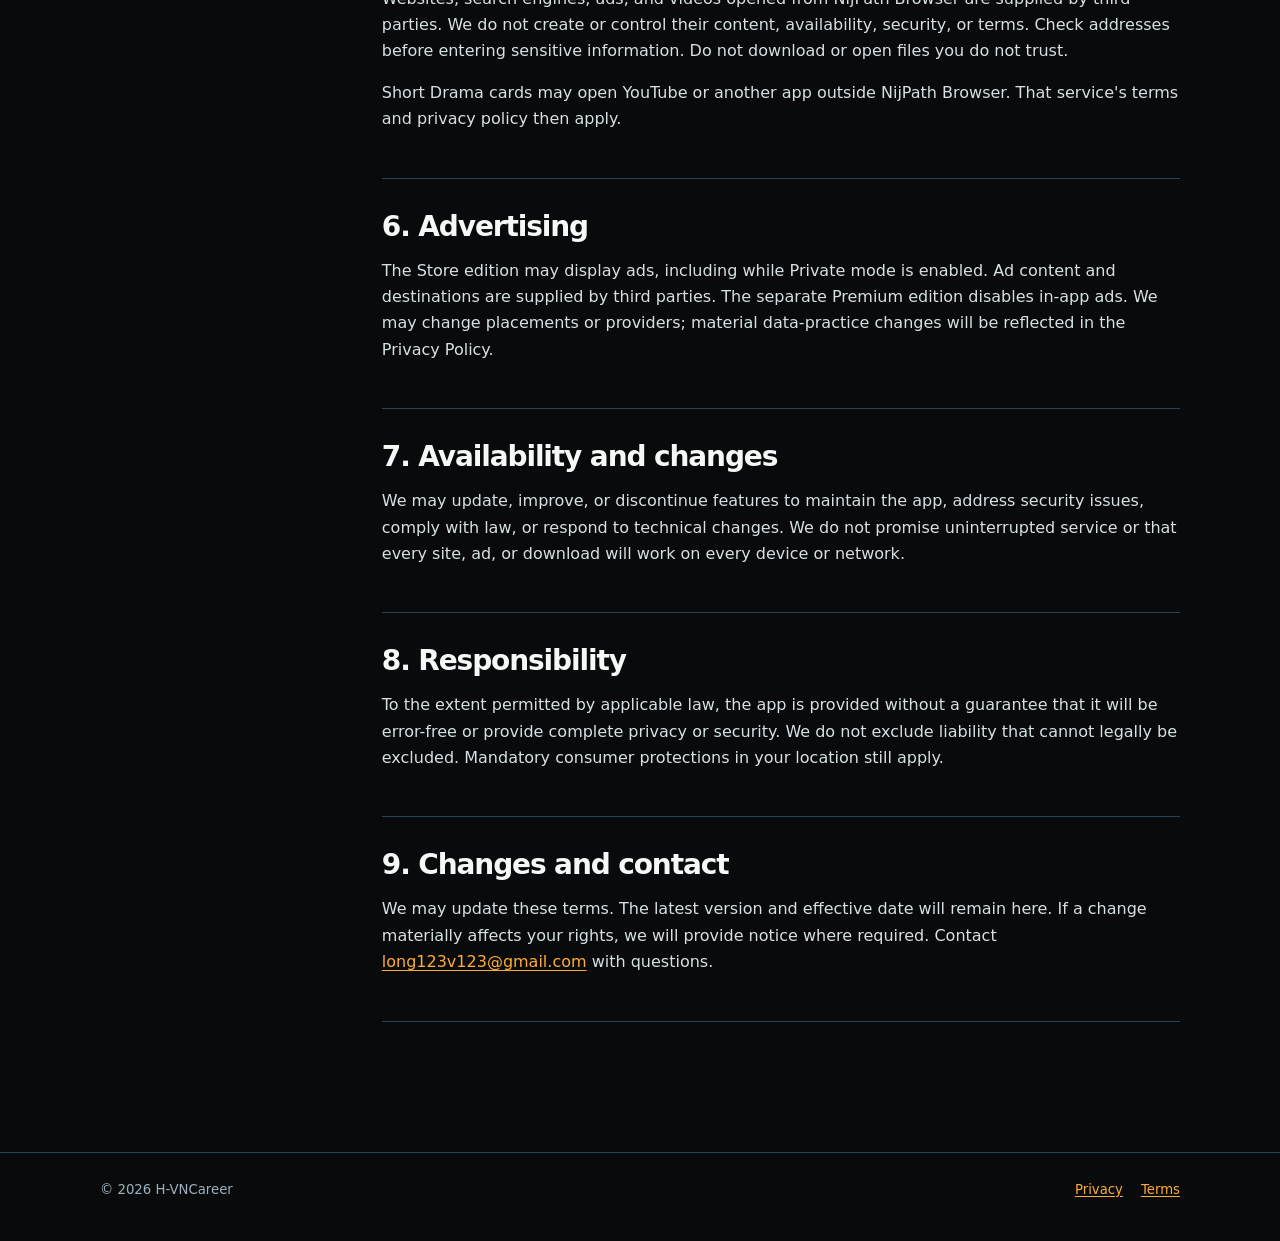
<file: nijpath/terms.html>
<!doctype html>
<html lang="en">
<head>
  <meta charset="utf-8">
  <meta name="viewport" content="width=device-width, initial-scale=1">
  <meta name="theme-color" content="#080a0b">
  <meta name="description" content="Terms of Service for NijPath Browser and its privacy controls.">
  <title>Terms of Service · NijPath Browser</title>
  <link rel="stylesheet" href="style.css">
  <link rel="canonical" href="https://artemisx-sq01.github.io/legal/nijpath/terms.html">
</head>
<body>
  <header class="site-header"><div class="shell header-inner">
    <a class="brand" href="index.html"><span class="brand-mark" aria-hidden="true">N</span>NijPath Browser</a>
    <nav class="site-nav" aria-label="Main navigation"><a href="privacy.html">Privacy</a><a href="terms.html" aria-current="page">Terms</a></nav>
  </div></header>
  <main class="shell">
    <div class="hero"><div class="eyebrow">Using the app / 02</div><h1>Terms of Service</h1>
      <p>These terms explain use of NijPath Browser, its local privacy controls, external websites, advertising, and available features.</p>
      <div class="updated">Effective date: 29 September 2026 · App: NijPath Browser (com.tt.browser.tw)</div>
    </div>
    <div class="document-layout">
      <nav class="toc" aria-label="On this page"><strong>On this page</strong>
        <a href="#provider">Provider and agreement</a><a href="#license">Using NijPath</a><a href="#privacy">Privacy controls</a>
        <a href="#vpn">VPN preview</a><a href="#content">Websites and downloads</a><a href="#ads">Ads</a>
        <a href="#availability">Availability</a><a href="#responsibility">Responsibility</a><a href="#changes">Changes and contact</a>
      </nav>
      <article class="document">
        <section id="provider"><h2>1. Provider and agreement</h2>
          <p>NijPath Browser is provided by H-VNCareer (“we”, “us”). By using the app, you agree to these Terms of Service and acknowledge its <a href="privacy.html">Privacy Policy</a>. If you do not agree, do not use the app. These terms do not remove rights you have under applicable consumer law.</p>
        </section>
        <section id="license"><h2>2. Using NijPath Browser</h2>
          <p>We give you a limited, non-exclusive, revocable right to use the app on your device for lawful personal use, subject to the rules of the store where you obtained it. Do not interfere with the app, abuse advertising systems, distribute malware, or use the app to violate others' rights or applicable law.</p>
          <p>NijPath Browser does not provide an app account or cloud sync. Website compatibility depends on Android WebView, your device, and the website. You are responsible for your internet connection and information you choose to share with websites.</p>
        </section>
        <section id="privacy"><h2>3. Privacy controls and limits</h2>
          <p>Private tabs use a separate profile where supported by Android WebView. Ending a Private session closes its tabs and clears local site data. App Lock is optional and relies on device authentication or a locally stored PIN verifier. These controls do not make you anonymous or erase data already received by websites, advertising providers, or network operators.</p>
          <p>Keep copies of bookmarks or downloads you need. Clearing data, uninstalling the app, and ending a Private session may be irreversible.</p>
        </section>
        <section id="vpn"><h2>4. VPN preview</h2>
          <p>The VPN item is marked “Coming soon”. The current version does not offer a VPN connection, accept VPN configurations, or route traffic through a VPN. We do not promise a future release date for this feature.</p>
        </section>
        <section id="content"><h2>5. Websites, downloads, and external services</h2>
          <p>Websites, search engines, ads, and videos opened from NijPath Browser are supplied by third parties. We do not create or control their content, availability, security, or terms. Check addresses before entering sensitive information. Do not download or open files you do not trust.</p>
          <p>Short Drama cards may open YouTube or another app outside NijPath Browser. That service's terms and privacy policy then apply.</p>
        </section>
        <section id="ads"><h2>6. Advertising</h2>
          <p>The Store edition may display ads, including while Private mode is enabled. Ad content and destinations are supplied by third parties. The separate Premium edition disables in-app ads. We may change placements or providers; material data-practice changes will be reflected in the Privacy Policy.</p>
        </section>
        <section id="availability"><h2>7. Availability and changes</h2>
          <p>We may update, improve, or discontinue features to maintain the app, address security issues, comply with law, or respond to technical changes. We do not promise uninterrupted service or that every site, ad, or download will work on every device or network.</p>
        </section>
        <section id="responsibility"><h2>8. Responsibility</h2>
          <p>To the extent permitted by applicable law, the app is provided without a guarantee that it will be error-free or provide complete privacy or security. We do not exclude liability that cannot legally be excluded. Mandatory consumer protections in your location still apply.</p>
        </section>
        <section id="changes"><h2>9. Changes and contact</h2>
          <p>We may update these terms. The latest version and effective date will remain here. If a change materially affects your rights, we will provide notice where required. Contact <a href="mailto:long123v123@gmail.com">long123v123@gmail.com</a> with questions.</p>
        </section>
      </article>
    </div>
  </main>
  <footer class="site-footer"><div class="shell footer-inner"><span>© 2026 H-VNCareer</span><nav aria-label="Legal links"><a href="privacy.html">Privacy</a><a href="terms.html">Terms</a></nav></div></footer>
</body>
</html>
</file>
<file: anobrowser/style.css>
:root {
  color-scheme: dark;
  --bg: #0d0f0d;
  --panel: #171b18;
  --line: #303830;
  --text: #f5f7f2;
  --muted: #abb5aa;
  --accent: #d7ff22;
  font-family: Inter, ui-sans-serif, system-ui, -apple-system, BlinkMacSystemFont, "Segoe UI", sans-serif;
}

* { box-sizing: border-box; }
html { scroll-behavior: smooth; }
body { margin: 0; background: var(--bg); color: var(--text); line-height: 1.65; }
a { color: var(--accent); text-underline-offset: .18em; }
a:hover { color: #efffa1; }
a:focus-visible { outline: 2px solid var(--accent); outline-offset: 4px; border-radius: 3px; }
.shell { width: min(100% - 40px, 1080px); margin-inline: auto; }
.site-header { border-bottom: 1px solid var(--line); background: rgba(13, 15, 13, .95); }
.header-inner { min-height: 74px; display: flex; align-items: center; justify-content: space-between; gap: 24px; }
.brand { display: inline-flex; align-items: center; gap: 12px; color: var(--text); text-decoration: none; font-weight: 800; font-size: 1.08rem; letter-spacing: -.02em; }
.brand-mark { display: grid; place-items: center; width: 34px; height: 34px; border-radius: 9px; background: var(--accent); color: #10150b; font-weight: 900; }
.site-nav { display: flex; align-items: center; gap: clamp(12px, 3vw, 28px); font-size: .9rem; }
.site-nav a { color: var(--muted); text-decoration: none; }
.site-nav a[aria-current="page"], .site-nav a:hover { color: var(--accent); }
.hero { padding: clamp(58px, 8vw, 108px) 0 clamp(42px, 6vw, 76px); }
.eyebrow { color: var(--accent); font-size: .76rem; font-weight: 800; letter-spacing: .15em; text-transform: uppercase; }
h1 { font-size: clamp(2.65rem, 6vw, 5.2rem); line-height: 1.02; letter-spacing: -.065em; margin: 15px 0 22px; max-width: 880px; }
.hero p { color: var(--muted); font-size: clamp(1.03rem, 1.9vw, 1.25rem); max-width: 720px; }
.updated { color: var(--muted); font-size: .85rem; margin-top: 28px; }
.cards { display: grid; grid-template-columns: repeat(2, minmax(0, 1fr)); gap: 18px; padding-bottom: 88px; }
.card { background: var(--panel); border: 1px solid var(--line); border-radius: 22px; padding: 30px; text-decoration: none; color: var(--text); transition: border-color .18s, transform .18s; }
.card:hover { border-color: var(--accent); transform: translateY(-3px); color: var(--text); }
.card .number { color: var(--accent); font-size: .8rem; font-weight: 800; letter-spacing: .12em; }
.card h2 { font-size: 1.45rem; letter-spacing: -.035em; margin: 18px 0 6px; }
.card p { color: var(--muted); margin: 0; }
.card .arrow { display: inline-block; margin-top: 26px; color: var(--accent); font-size: 1.35rem; }
.document-layout { display: grid; grid-template-columns: 205px minmax(0, 1fr); align-items: start; gap: clamp(36px, 6vw, 90px); padding-bottom: 100px; }
.toc { position: sticky; top: 28px; font-size: .84rem; border-left: 1px solid var(--line); padding-left: 18px; }
.toc strong { color: var(--accent); display: block; margin-bottom: 12px; font-size: .74rem; letter-spacing: .12em; text-transform: uppercase; }
.toc a { color: var(--muted); display: block; text-decoration: none; padding: 5px 0; }
.toc a:hover { color: var(--accent); }
.document section { padding: 0 0 30px; margin-bottom: 30px; border-bottom: 1px solid var(--line); scroll-margin-top: 24px; }
.document h2 { font-size: clamp(1.35rem, 2.5vw, 1.75rem); line-height: 1.25; letter-spacing: -.04em; margin: 0 0 14px; }
.document h3 { font-size: 1.05rem; margin: 25px 0 8px; }
.document p, .document li { color: #cbd3ca; }
.document p { margin: 0 0 15px; }
.document ul { padding-left: 22px; margin: 0 0 18px; }
.document li { margin: 0 0 7px; }
.callout { background: #1d2519; border: 1px solid #536129; border-radius: 16px; padding: 20px 22px; margin: 22px 0 32px; }
.callout strong { color: var(--accent); }
.callout p { margin: 6px 0 0; }
.site-footer { border-top: 1px solid var(--line); color: var(--muted); padding: 26px 0 40px; font-size: .83rem; }
.footer-inner { display: flex; justify-content: space-between; flex-wrap: wrap; gap: 10px 24px; }
.footer-inner nav { display: flex; gap: 18px; }
@media (max-width: 720px) {
  .header-inner { min-height: 68px; }
  .site-nav { gap: 13px; }
  .site-nav a { font-size: .8rem; }
  .cards { grid-template-columns: 1fr; }
  .document-layout { display: block; }
  .toc { position: static; border-left: 0; border-bottom: 1px solid var(--line); padding: 0 0 20px; margin-bottom: 34px; }
  .toc a { display: inline-block; margin-right: 15px; }
}
</file>
<file: nijpath/style.css>
:root {
  color-scheme: dark;
  --bg: #080a0b;
  --panel: #142638;
  --line: #294156;
  --text: #f6f8f8;
  --muted: #9db1be;
  --accent: #ffac36;
  font-family: Inter, ui-sans-serif, system-ui, -apple-system, BlinkMacSystemFont, "Segoe UI", sans-serif;
}

* { box-sizing: border-box; }
html { scroll-behavior: smooth; }
body { margin: 0; background: var(--bg); color: var(--text); line-height: 1.65; }
a { color: var(--accent); text-underline-offset: .18em; }
a:hover { color: #ffd77e; }
a:focus-visible { outline: 2px solid var(--accent); outline-offset: 4px; border-radius: 3px; }
.shell { width: min(100% - 40px, 1080px); margin-inline: auto; }
.site-header { border-bottom: 1px solid var(--line); background: rgba(8, 10, 11, .95); }
.header-inner { min-height: 74px; display: flex; align-items: center; justify-content: space-between; gap: 24px; }
.brand { display: inline-flex; align-items: center; gap: 12px; color: var(--text); text-decoration: none; font-weight: 800; font-size: 1.08rem; letter-spacing: -.02em; }
.brand-mark { display: grid; place-items: center; width: 34px; height: 34px; border-radius: 9px; background: var(--accent); color: #080a0b; font-weight: 900; }
.site-nav { display: flex; align-items: center; gap: clamp(12px, 3vw, 28px); font-size: .9rem; }
.site-nav a { color: var(--muted); text-decoration: none; }
.site-nav a[aria-current="page"], .site-nav a:hover { color: var(--accent); }
.hero { padding: clamp(58px, 8vw, 108px) 0 clamp(42px, 6vw, 76px); }
.eyebrow { color: var(--accent); font-size: .76rem; font-weight: 800; letter-spacing: .15em; text-transform: uppercase; }
h1 { font-size: clamp(2.65rem, 6vw, 5.2rem); line-height: 1.02; letter-spacing: -.065em; margin: 15px 0 22px; max-width: 880px; }
.hero p { color: var(--muted); font-size: clamp(1.03rem, 1.9vw, 1.25rem); max-width: 720px; }
.updated { color: var(--muted); font-size: .85rem; margin-top: 28px; }
.cards { display: grid; grid-template-columns: repeat(2, minmax(0, 1fr)); gap: 18px; padding-bottom: 88px; }
.card { background: var(--panel); border: 1px solid var(--line); border-radius: 22px; padding: 30px; text-decoration: none; color: var(--text); transition: border-color .18s, transform .18s; }
.card:hover { border-color: var(--accent); transform: translateY(-3px); color: var(--text); }
.card .number { color: var(--accent); font-size: .8rem; font-weight: 800; letter-spacing: .12em; }
.card h2 { font-size: 1.45rem; letter-spacing: -.035em; margin: 18px 0 6px; }
.card p { color: var(--muted); margin: 0; }
.card .arrow { display: inline-block; margin-top: 26px; color: var(--accent); font-size: 1.35rem; }
.document-layout { display: grid; grid-template-columns: 205px minmax(0, 1fr); align-items: start; gap: clamp(36px, 6vw, 90px); padding-bottom: 100px; }
.toc { position: sticky; top: 28px; font-size: .84rem; border-left: 1px solid var(--line); padding-left: 18px; }
.toc strong { color: var(--accent); display: block; margin-bottom: 12px; font-size: .74rem; letter-spacing: .12em; text-transform: uppercase; }
.toc a { color: var(--muted); display: block; text-decoration: none; padding: 5px 0; }
.toc a:hover { color: var(--accent); }
.document section { padding: 0 0 30px; margin-bottom: 30px; border-bottom: 1px solid var(--line); scroll-margin-top: 24px; }
.document h2 { font-size: clamp(1.35rem, 2.5vw, 1.75rem); line-height: 1.25; letter-spacing: -.04em; margin: 0 0 14px; }
.document h3 { font-size: 1.05rem; margin: 25px 0 8px; }
.document p, .document li { color: #d6e0e5; }
.document p { margin: 0 0 15px; }
.document ul { padding-left: 22px; margin: 0 0 18px; }
.document li { margin: 0 0 7px; }
.callout { background: #1c3348; border: 1px solid #915c18; border-radius: 16px; padding: 20px 22px; margin: 22px 0 32px; }
.callout strong { color: var(--accent); }
.callout p { margin: 6px 0 0; }
.site-footer { border-top: 1px solid var(--line); color: var(--muted); padding: 26px 0 40px; font-size: .83rem; }
.footer-inner { display: flex; justify-content: space-between; flex-wrap: wrap; gap: 10px 24px; }
.footer-inner nav { display: flex; gap: 18px; }
@media (max-width: 720px) {
  .header-inner { min-height: 68px; }
  .site-nav { gap: 13px; }
  .site-nav a { font-size: .8rem; }
  .cards { grid-template-columns: 1fr; }
  .document-layout { display: block; }
  .toc { position: static; border-left: 0; border-bottom: 1px solid var(--line); padding: 0 0 20px; margin-bottom: 34px; }
  .toc a { display: inline-block; margin-right: 15px; }
}
</file>
